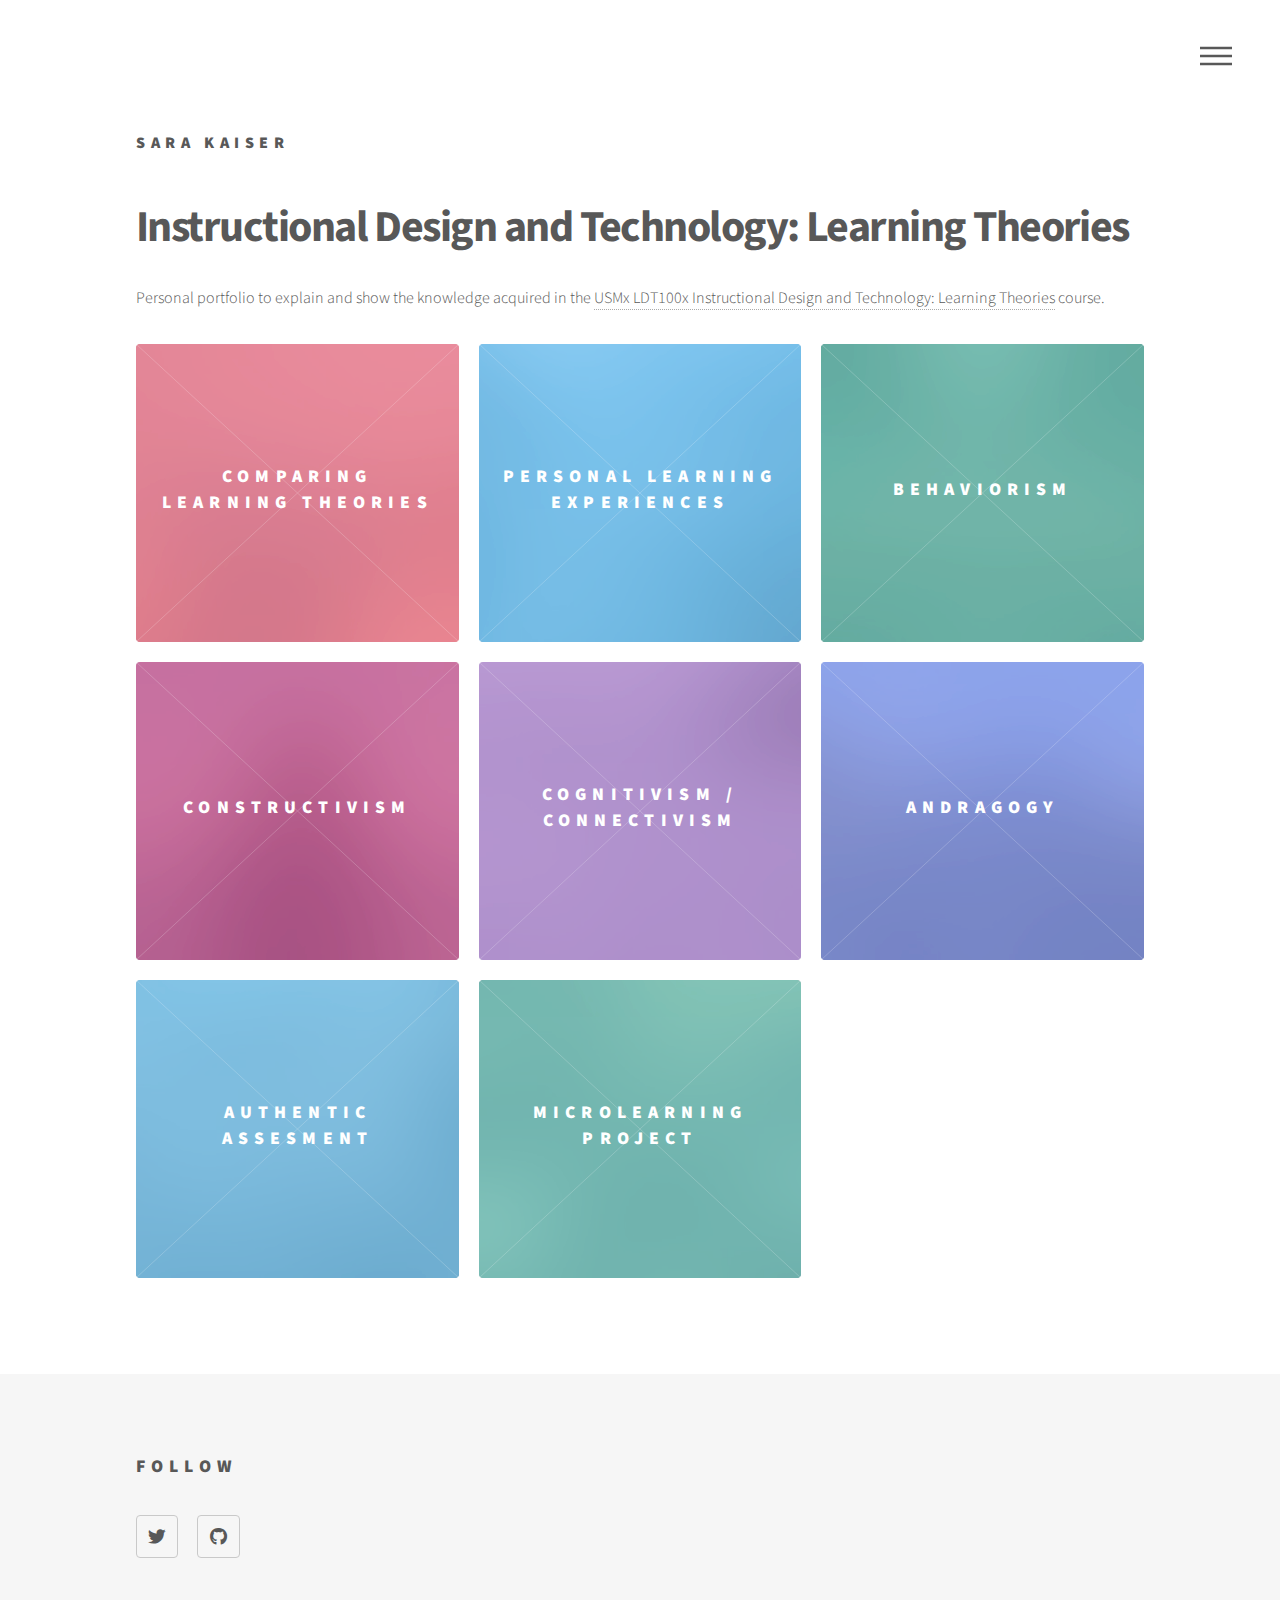
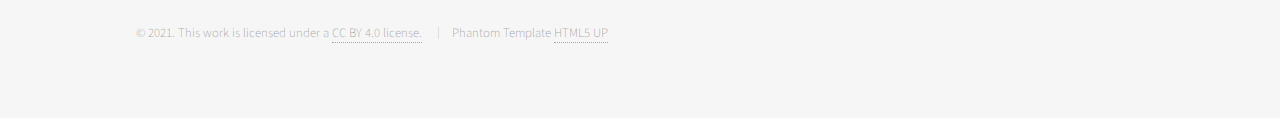
<file: index.html>
<!DOCTYPE HTML>
<html>

<head>
	<title>Instructional Design</title>
	<meta charset="utf-8" />
	<meta name="viewport" content="width=device-width, initial-scale=1, user-scalable=no" />
	<link rel="stylesheet" href="assets/css/main.css" />
	<noscript>
		<link rel="stylesheet" href="assets/css/noscript.css" />
	</noscript>
</head>

<body class="is-preload">
	<!-- Wrapper -->
	<div id="wrapper">

		<!-- Header -->
		<header id="header">
			<div class="inner">

				<!-- Logo -->
				<a href="index.html" class="logo">
					<span class="title">Sara Kaiser</span>
				</a>

				<!-- Nav -->
				<nav>
					<ul>
						<li><a href="#menu">Menu</a></li>
					</ul>
				</nav>

			</div>
		</header>

		<!-- Menu -->
		<nav id="menu">
			<h2>Menu</h2>
			<ul>
				<li><a href="index.html">Home</a></li>
				<li><a href="1-comparing.html">Comparing Learning Theories</a></li>
				<li><a href="2-personal.html">Personal Learning Experiences</a></li>
				<li><a href="3-behaviorism.html">Personal Learning Experiences</a></li>
			</ul>
		</nav>

		<!-- Main -->
		<div id="main">
			<div class="inner">
				<header>
					<h1>Instructional Design and Technology: Learning Theories</a></h1>
					<p>Personal portfolio to explain and show the knowledge acquired in the <a
							href="https://www.edx.org/course/instructional-design-and-technology-learning-the-2">USMx
							LDT100x Instructional Design and Technology: Learning Theories</a> course.</p>
				</header>
				<section class="tiles">
					<article class="style1">
						<span class="image">
							<img src="images/pic01.jpg" alt="" />
						</span>
						<a href="1-comparing.html">
							<h2>Comparing Learning Theories</h2>
							<div class="content">
								<p>Similarities and differences among all learning theories.</p>
							</div>
						</a>
					</article>
					<article class="style2">
						<span class="image">
							<img src="images/pic02.jpg" alt="" />
						</span>
						<a href="2-personal.html">
							<h2>Personal Learning Experiences</h2>
							<div class="content">
								<p>Three personal learning experiences.</p>
							</div>
						</a>
					</article>
					<article class="style3">
						<span class="image">
							<img src="images/pic03.jpg" alt="" />
						</span>
						<a href="3-behaviorism.html">
							<h2>Behaviorism</h2>
							<div class="content">
								<p>Overview of the Behaviorism learning theory.</p>
							</div>
						</a>
					</article>
					<article class="style4">
						<span class="image">
							<img src="images/pic04.jpg" alt="" />
						</span>
						<a href="generic.html">
							<h2>Constructivism</h2>
							<div class="content">
								<p>Overview of the Constructivism learning theory.</p>
							</div>
						</a>
					</article>
					<article class="style5">
						<span class="image">
							<img src="images/pic05.jpg" alt="" />
						</span>
						<a href="generic.html">
							<h2>Cognitivism / Connectivism</h2>
							<div class="content">
								<p>Overview of the Cognitivism / Connectivism learning theory.</p>
							</div>
						</a>
					</article>
					<article class="style6">
						<span class="image">
							<img src="images/pic06.jpg" alt="" />
						</span>
						<a href="generic.html">
							<h2>Andragogy</h2>
							<div class="content">
								<p>Overview of the Andragogy learning theory.</p>
							</div>
						</a>
					</article>
					<article class="style2">
						<span class="image">
							<img src="images/pic07.jpg" alt="" />
						</span>
						<a href="generic.html">
							<h2>Authentic Assesment</h2>
							<div class="content">
								<p>Authentic assesment of a learning scenario.</p>
							</div>
						</a>
					</article>
					<article class="style3">
						<span class="image">
							<img src="images/pic08.jpg" alt="" />
						</span>
						<a href="generic.html">
							<h2>MicroLearning Project</h2>
							<div class="content">
								<p>Final product and overview of the project.</p>
							</div>
						</a>
					</article>

				</section>
			</div>
		</div>

		<!-- Footer -->
		<footer id="footer">
			<div class="inner">
				<section>
					<h2>Follow</h2>
					<ul class="icons">
						<li><a href="https://twitter.com/sakaiser" class="icon brands style2 fa-twitter"><span class="label">Twitter</span></a>
						</li>
						<li><a href="https://github.com/skais" class="icon brands style2 fa-github"><span class="label">GitHub</span></a></li>
					</ul>
				</section>
				<ul class="copyright">
					<li>&copy; 2021. This work is licensed under a <a
							href="https://creativecommons.org/licenses/by/4.0">CC BY 4.0 license.</a></li>
					<li>Phantom Template <a href="http://html5up.net">HTML5 UP</a></li>
				</ul>
			</div>
		</footer>
	</div>

	<!-- Scripts -->
	<script src="assets/js/jquery.min.js"></script>
	<script src="assets/js/browser.min.js"></script>
	<script src="assets/js/breakpoints.min.js"></script>
	<script src="assets/js/util.js"></script>
	<script src="assets/js/main.js"></script>

</body>

</html>
</file>
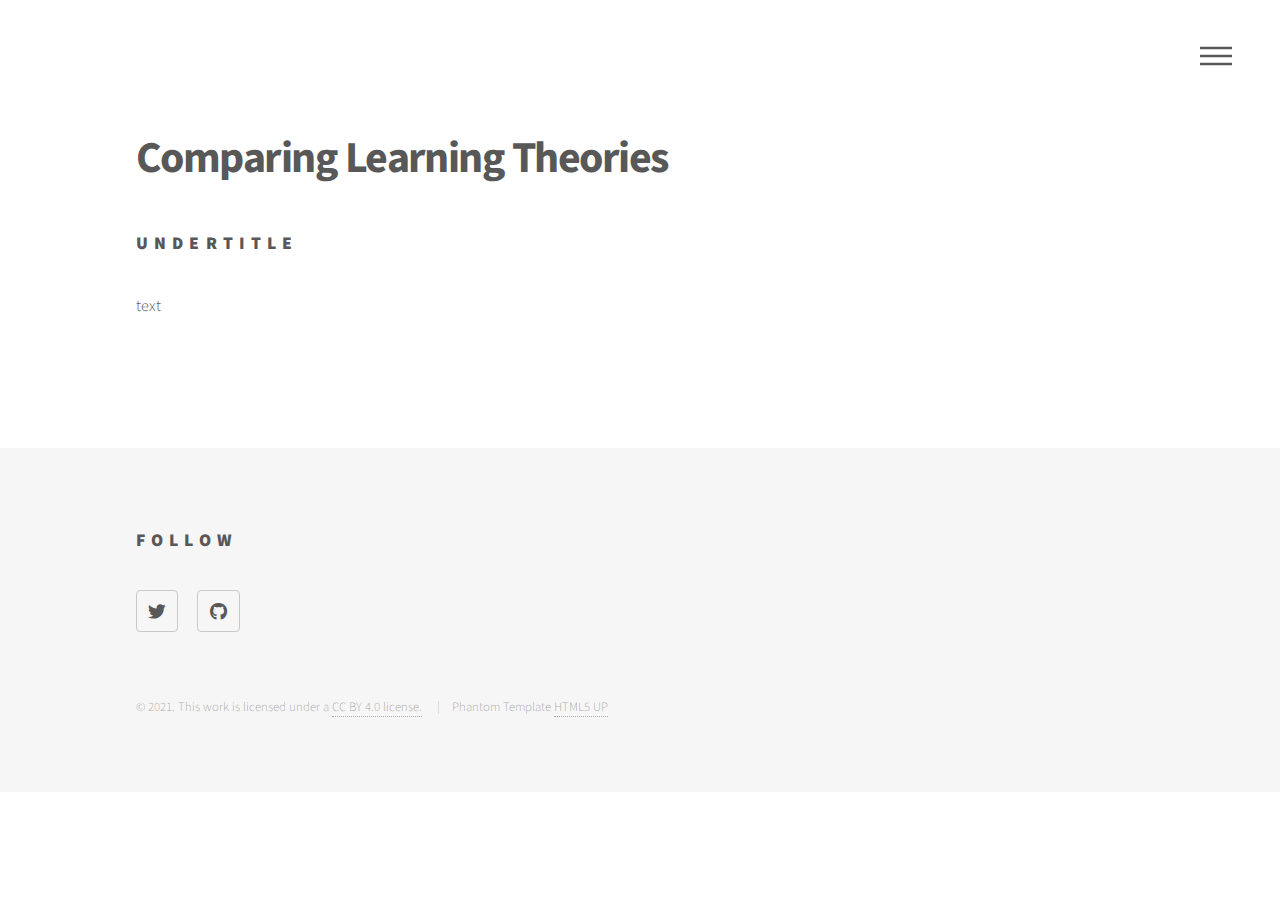
<file: 1-comparing.html>
<!DOCTYPE HTML>
<html>

<head>
	<title>Learning Design - Comparing Theories</title>
	<meta charset="utf-8" />
	<meta name="viewport" content="width=device-width, initial-scale=1, user-scalable=no" />
	<link rel="stylesheet" href="assets/css/main.css" />
	<noscript>
		<link rel="stylesheet" href="assets/css/noscript.css" />
	</noscript>
</head>

<body class="is-preload">
	<!-- Wrapper -->
	<div id="wrapper">

		<!-- Header -->
		<header id="header">
			<div class="inner">

				<!-- Nav -->
				<nav>
					<ul>
						<li><a href="#menu">Menu</a></li>
					</ul>
				</nav>

			</div>
		</header>

		<!-- Menu -->
		<nav id="menu">
			<h2>Menu</h2>
			<ul>
				<li><a href="index.html">Home</a></li>
				<li><a href="1-comparing.html">Ipsum veroeros</a></li>
			</ul>
		</nav>

		<!-- Main -->
		<div id="main">
			<div class="inner">
				<h1>Comparing Learning Theories</h1>
				<h2>Undertitle</h2>
				<p>text</p>

			</div>
		</div>

		<!-- Footer -->
		<footer id="footer">
			<div class="inner">
				<section>
					<h2>Follow</h2>
					<ul class="icons">
						<li><a href="https://twitter.com/sakaiser" class="icon brands style2 fa-twitter"><span
									class="label">Twitter</span></a>
						</li>
						<li><a href="https://github.com/skais" class="icon brands style2 fa-github"><span
									class="label">GitHub</span></a></li>
					</ul>
				</section>
				<ul class="copyright">
					<li>&copy; 2021. This work is licensed under a <a
							href="https://creativecommons.org/licenses/by/4.0">CC BY 4.0 license.</a></li>
					<li>Phantom Template <a href="http://html5up.net">HTML5 UP</a></li>
				</ul>
			</div>
		</footer>
	</div>

	<!-- Scripts -->
	<script src="assets/js/jquery.min.js"></script>
	<script src="assets/js/browser.min.js"></script>
	<script src="assets/js/breakpoints.min.js"></script>
	<script src="assets/js/util.js"></script>
	<script src="assets/js/main.js"></script>

</body>

</html>
</file>
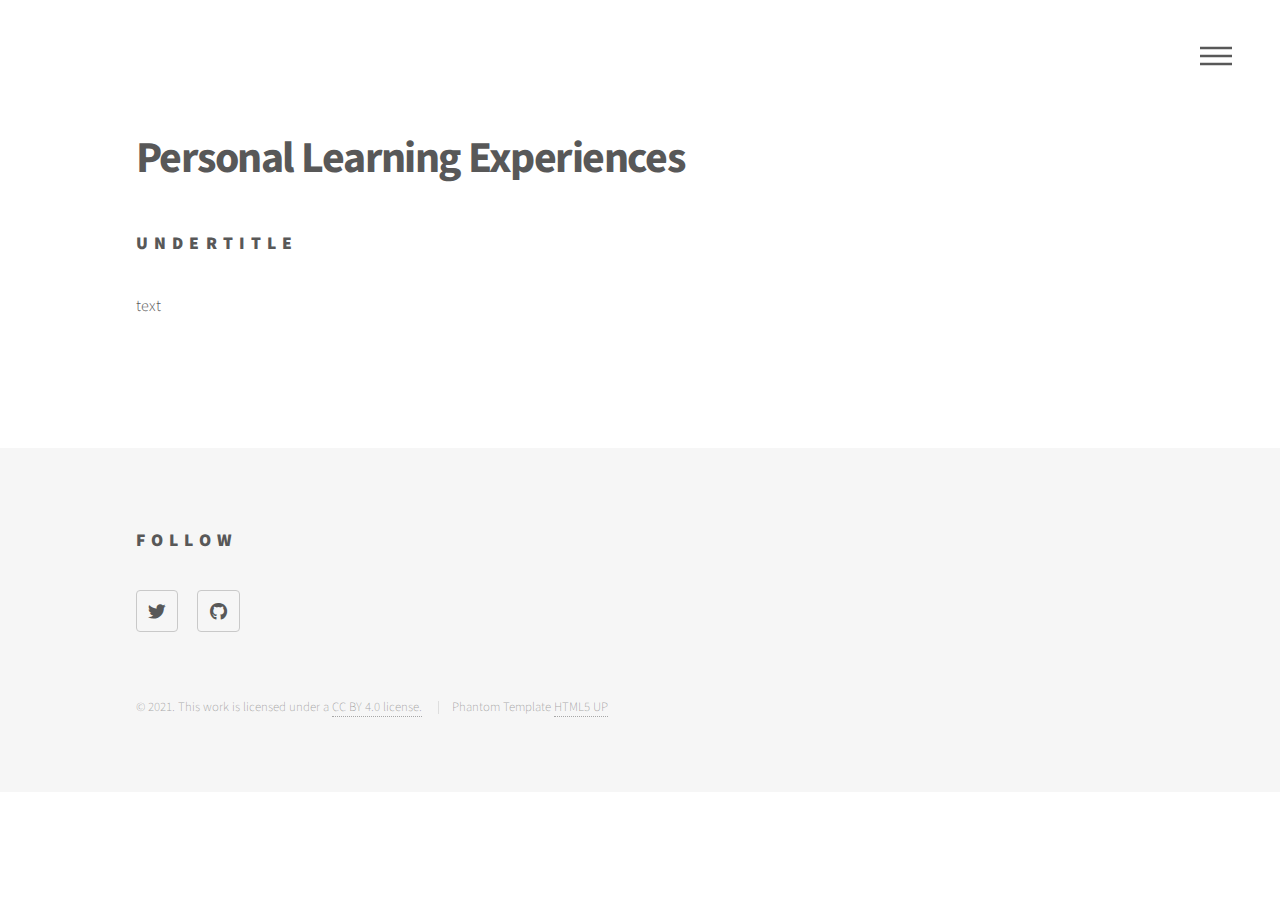
<file: 2-personal.html>
<!DOCTYPE HTML>
<html>

<head>
	<title>Learning Design - Comparing Theories</title>
	<meta charset="utf-8" />
	<meta name="viewport" content="width=device-width, initial-scale=1, user-scalable=no" />
	<link rel="stylesheet" href="assets/css/main.css" />
	<noscript>
		<link rel="stylesheet" href="assets/css/noscript.css" />
	</noscript>
</head>

<body class="is-preload">
	<!-- Wrapper -->
	<div id="wrapper">

		<!-- Header -->
		<header id="header">
			<div class="inner">

				<!-- Nav -->
				<nav>
					<ul>
						<li><a href="#menu">Menu</a></li>
					</ul>
				</nav>

			</div>
		</header>

		<!-- Menu -->
		<nav id="menu">
			<h2>Menu</h2>
			<ul>
				<li><a href="index.html">Home</a></li>
				<li><a href="1-comparing.html">Ipsum veroeros</a></li>
			</ul>
		</nav>

		<!-- Main -->
		<div id="main">
			<div class="inner">
				<h1>Personal Learning Experiences</h1>
				<h2>Undertitle</h2>
				<p>text</p>

			</div>
		</div>

		<!-- Footer -->
		<footer id="footer">
			<div class="inner">
				<section>
					<h2>Follow</h2>
					<ul class="icons">
						<li><a href="https://twitter.com/sakaiser" class="icon brands style2 fa-twitter"><span
									class="label">Twitter</span></a>
						</li>
						<li><a href="https://github.com/skais" class="icon brands style2 fa-github"><span
									class="label">GitHub</span></a></li>
					</ul>
				</section>
				<ul class="copyright">
					<li>&copy; 2021. This work is licensed under a <a
							href="https://creativecommons.org/licenses/by/4.0">CC BY 4.0 license.</a></li>
					<li>Phantom Template <a href="http://html5up.net">HTML5 UP</a></li>
				</ul>
			</div>
		</footer>
	</div>

	<!-- Scripts -->
	<script src="assets/js/jquery.min.js"></script>
	<script src="assets/js/browser.min.js"></script>
	<script src="assets/js/breakpoints.min.js"></script>
	<script src="assets/js/util.js"></script>
	<script src="assets/js/main.js"></script>

</body>

</html>
</file>
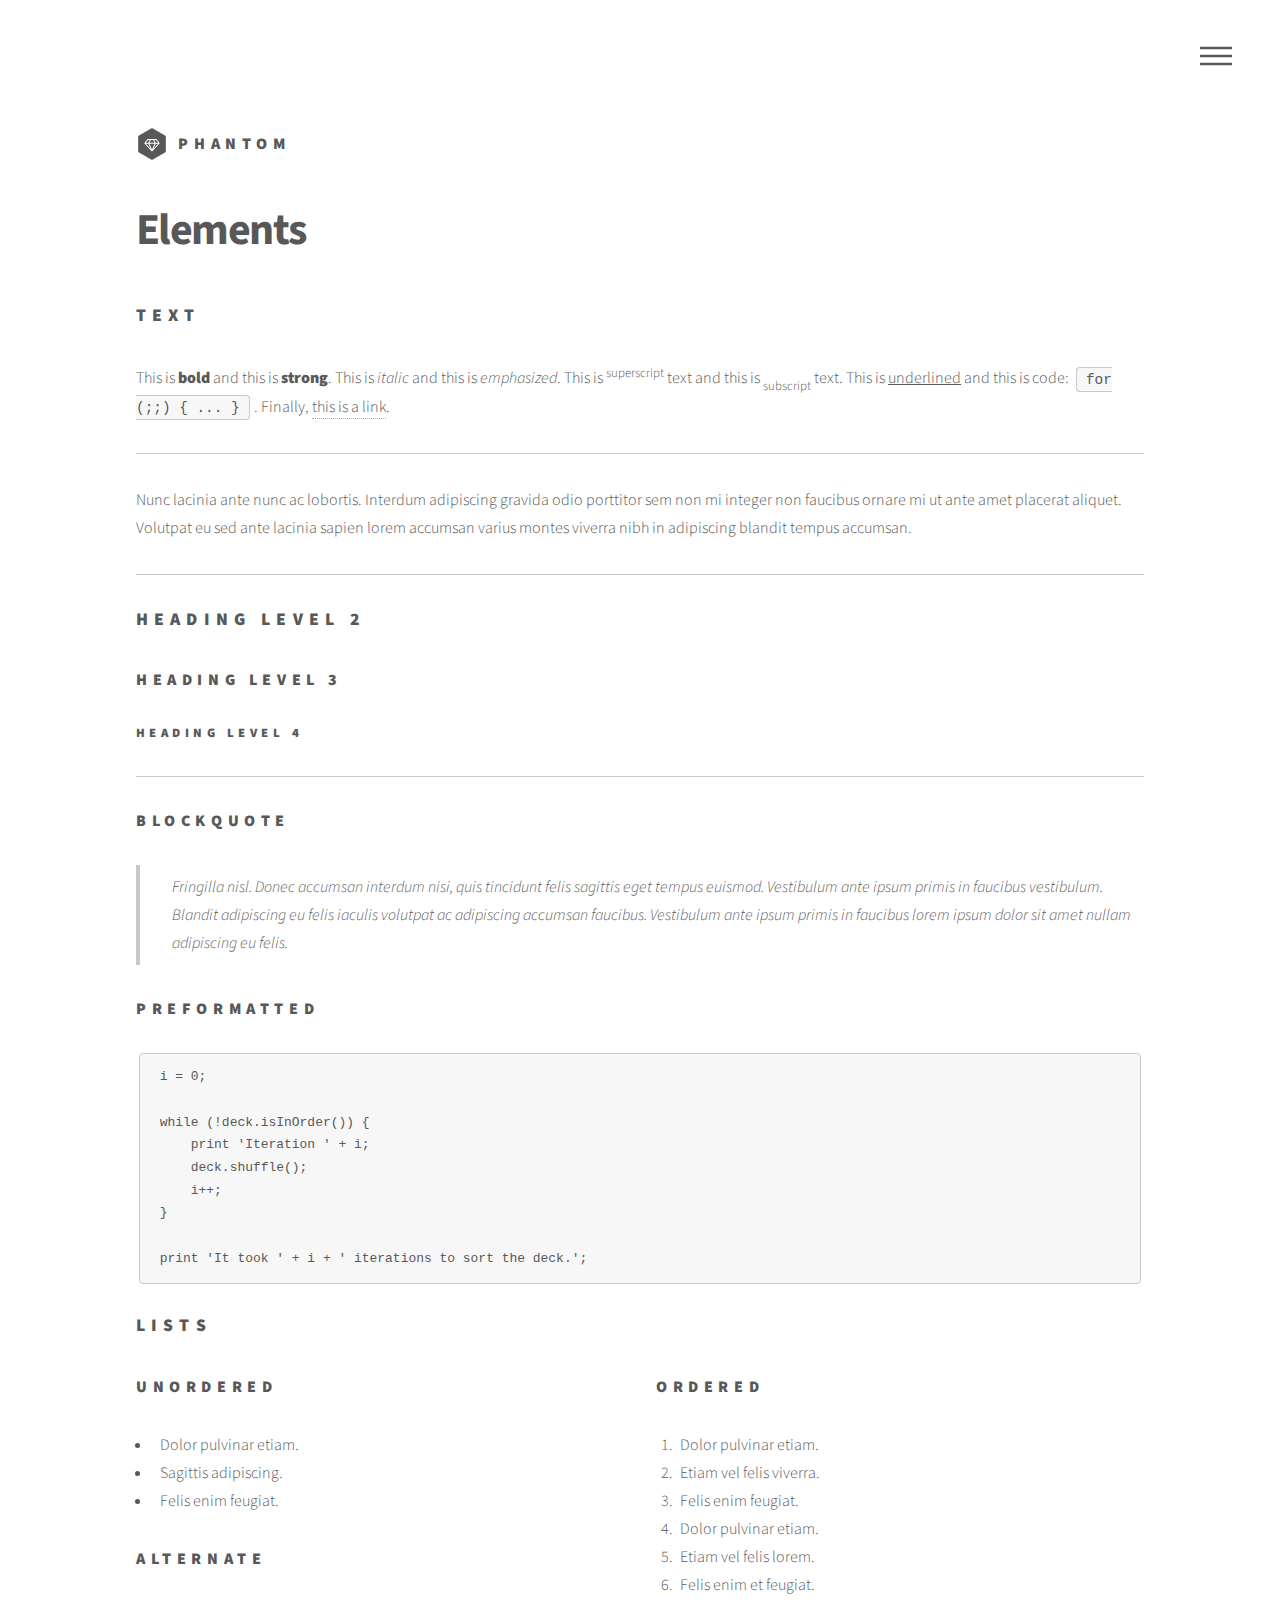
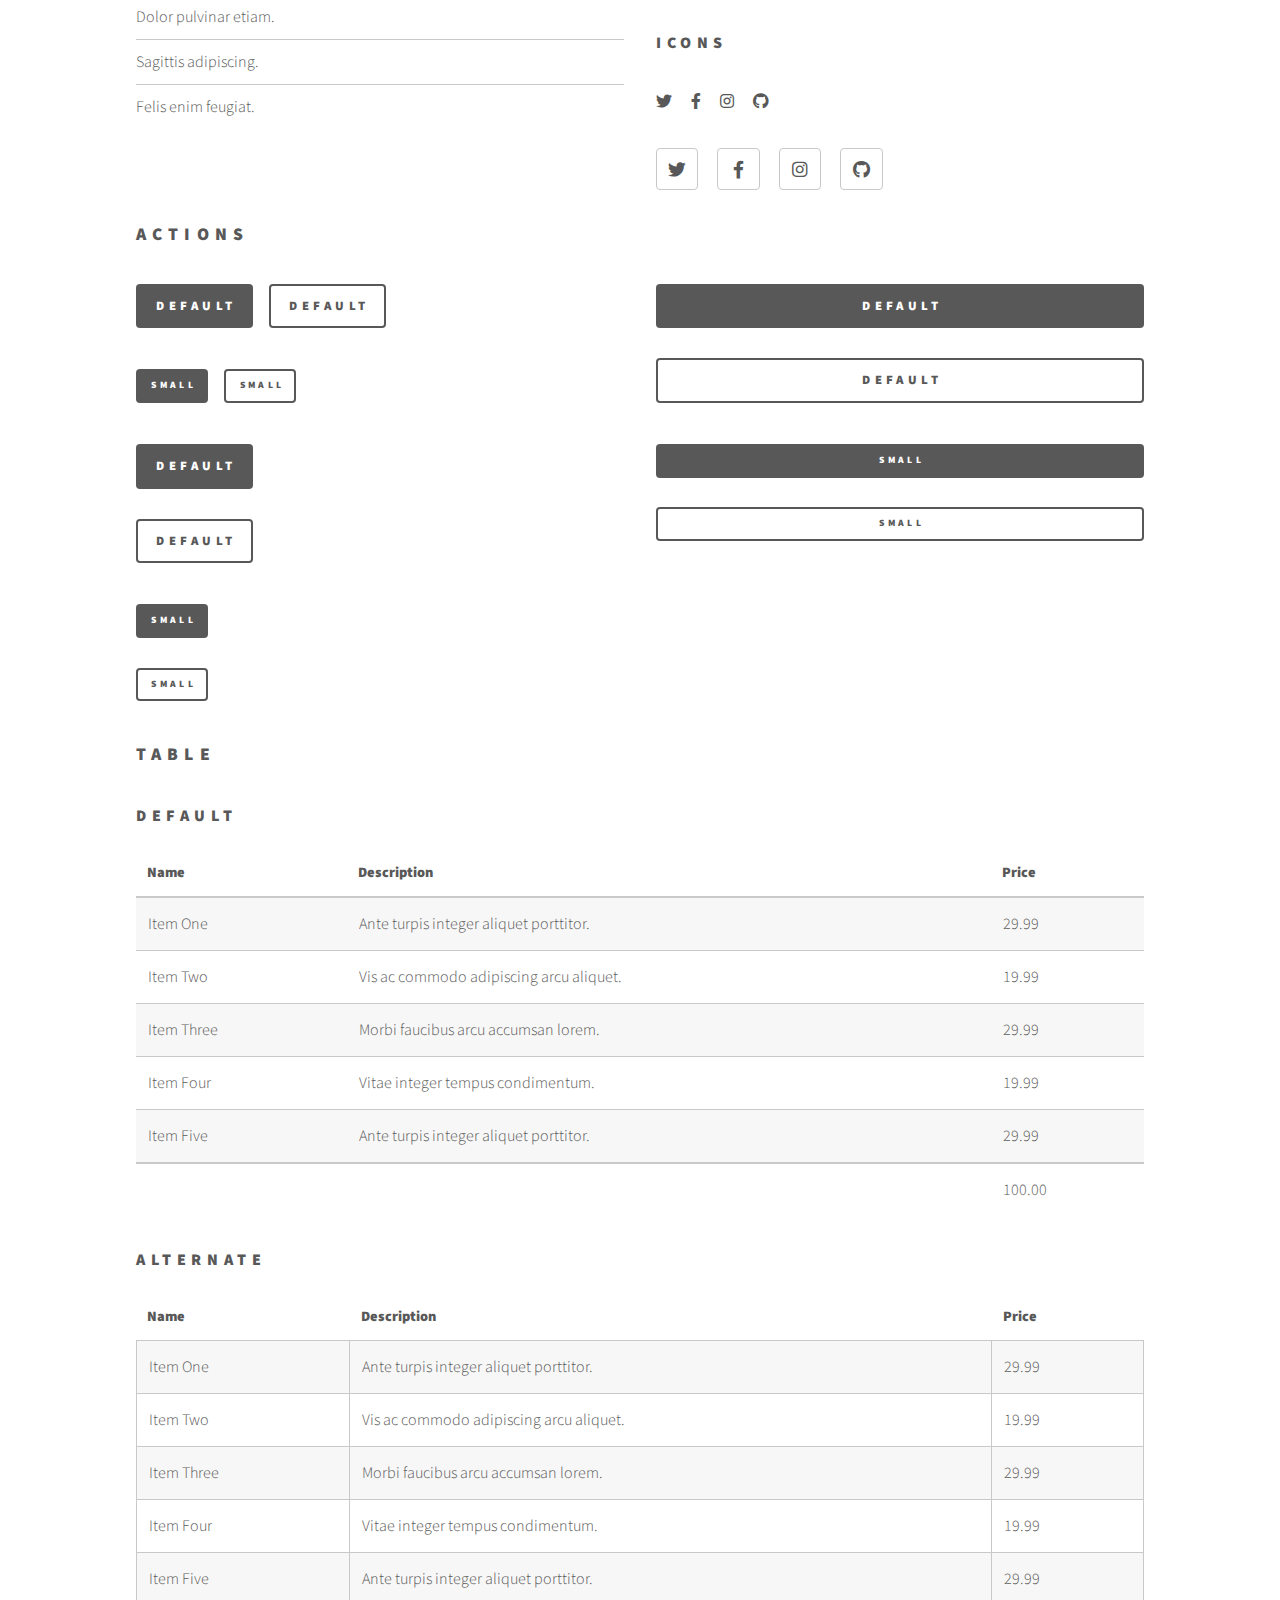
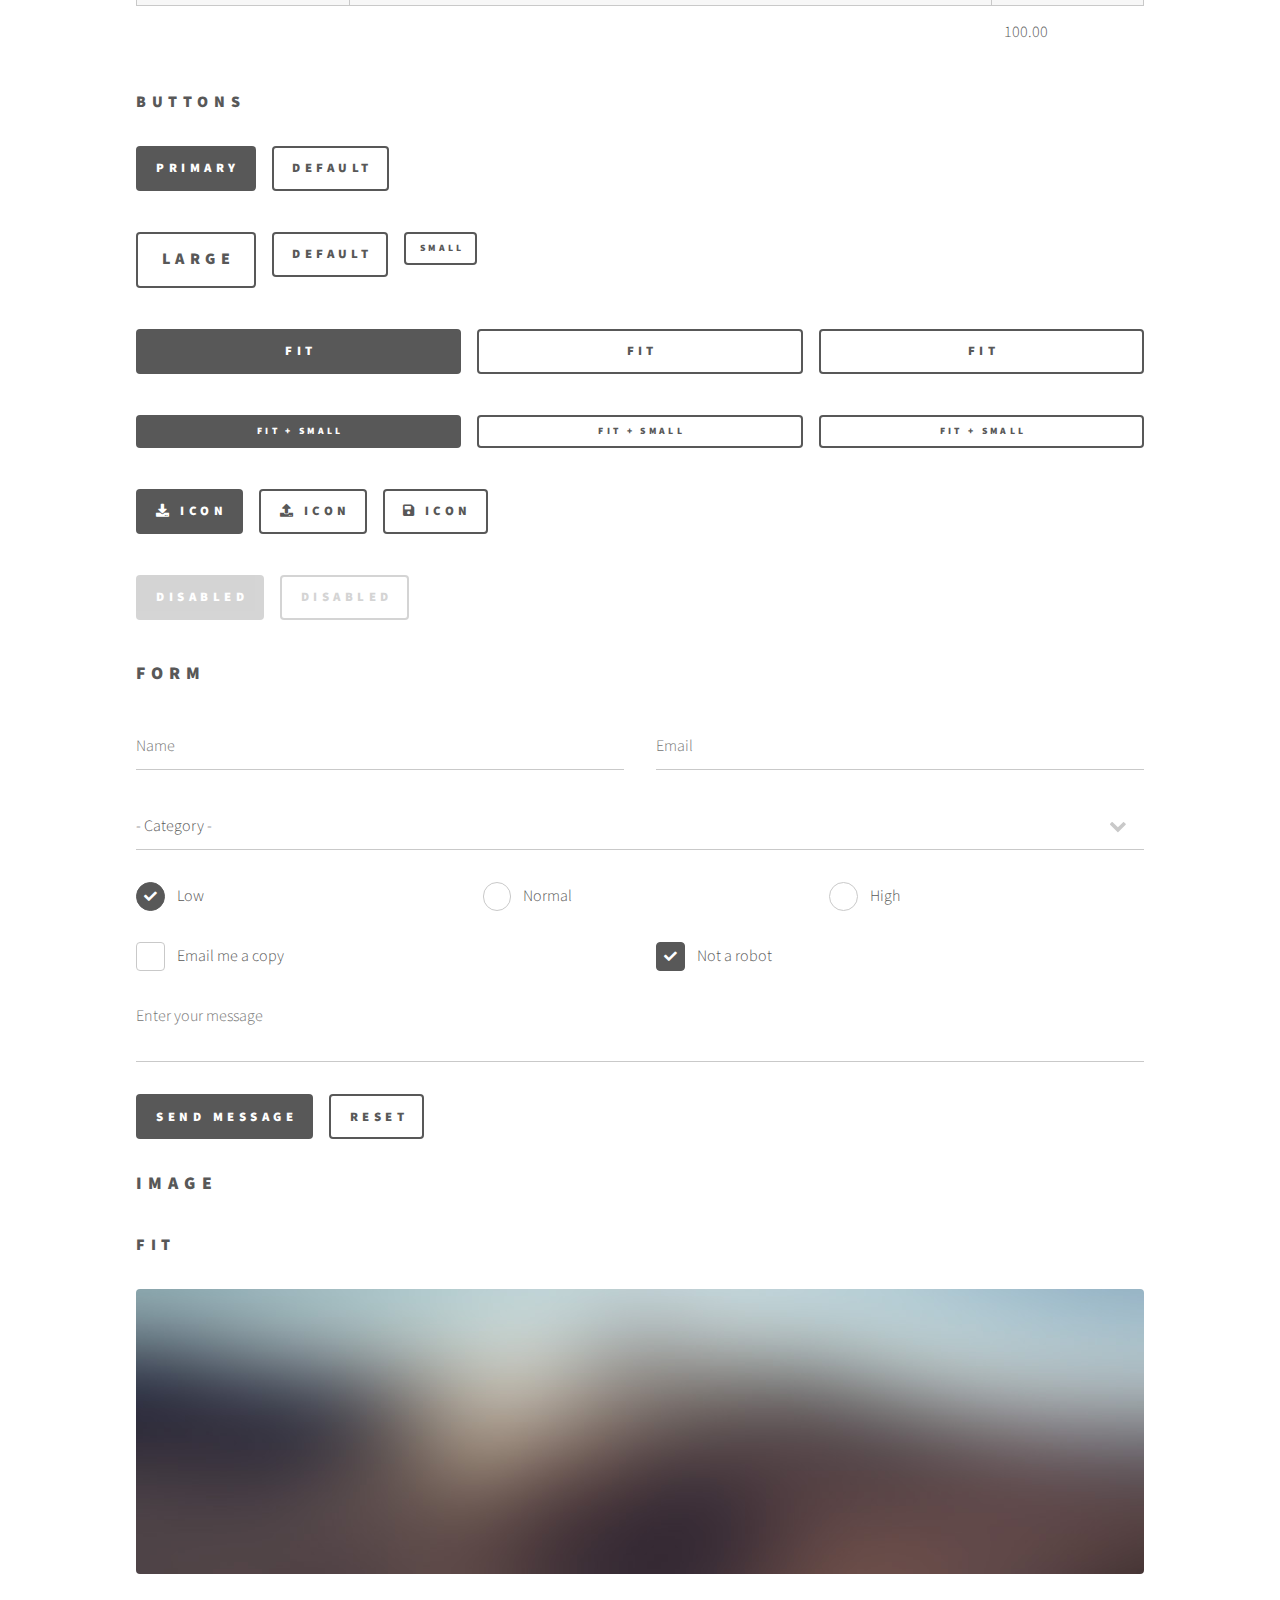
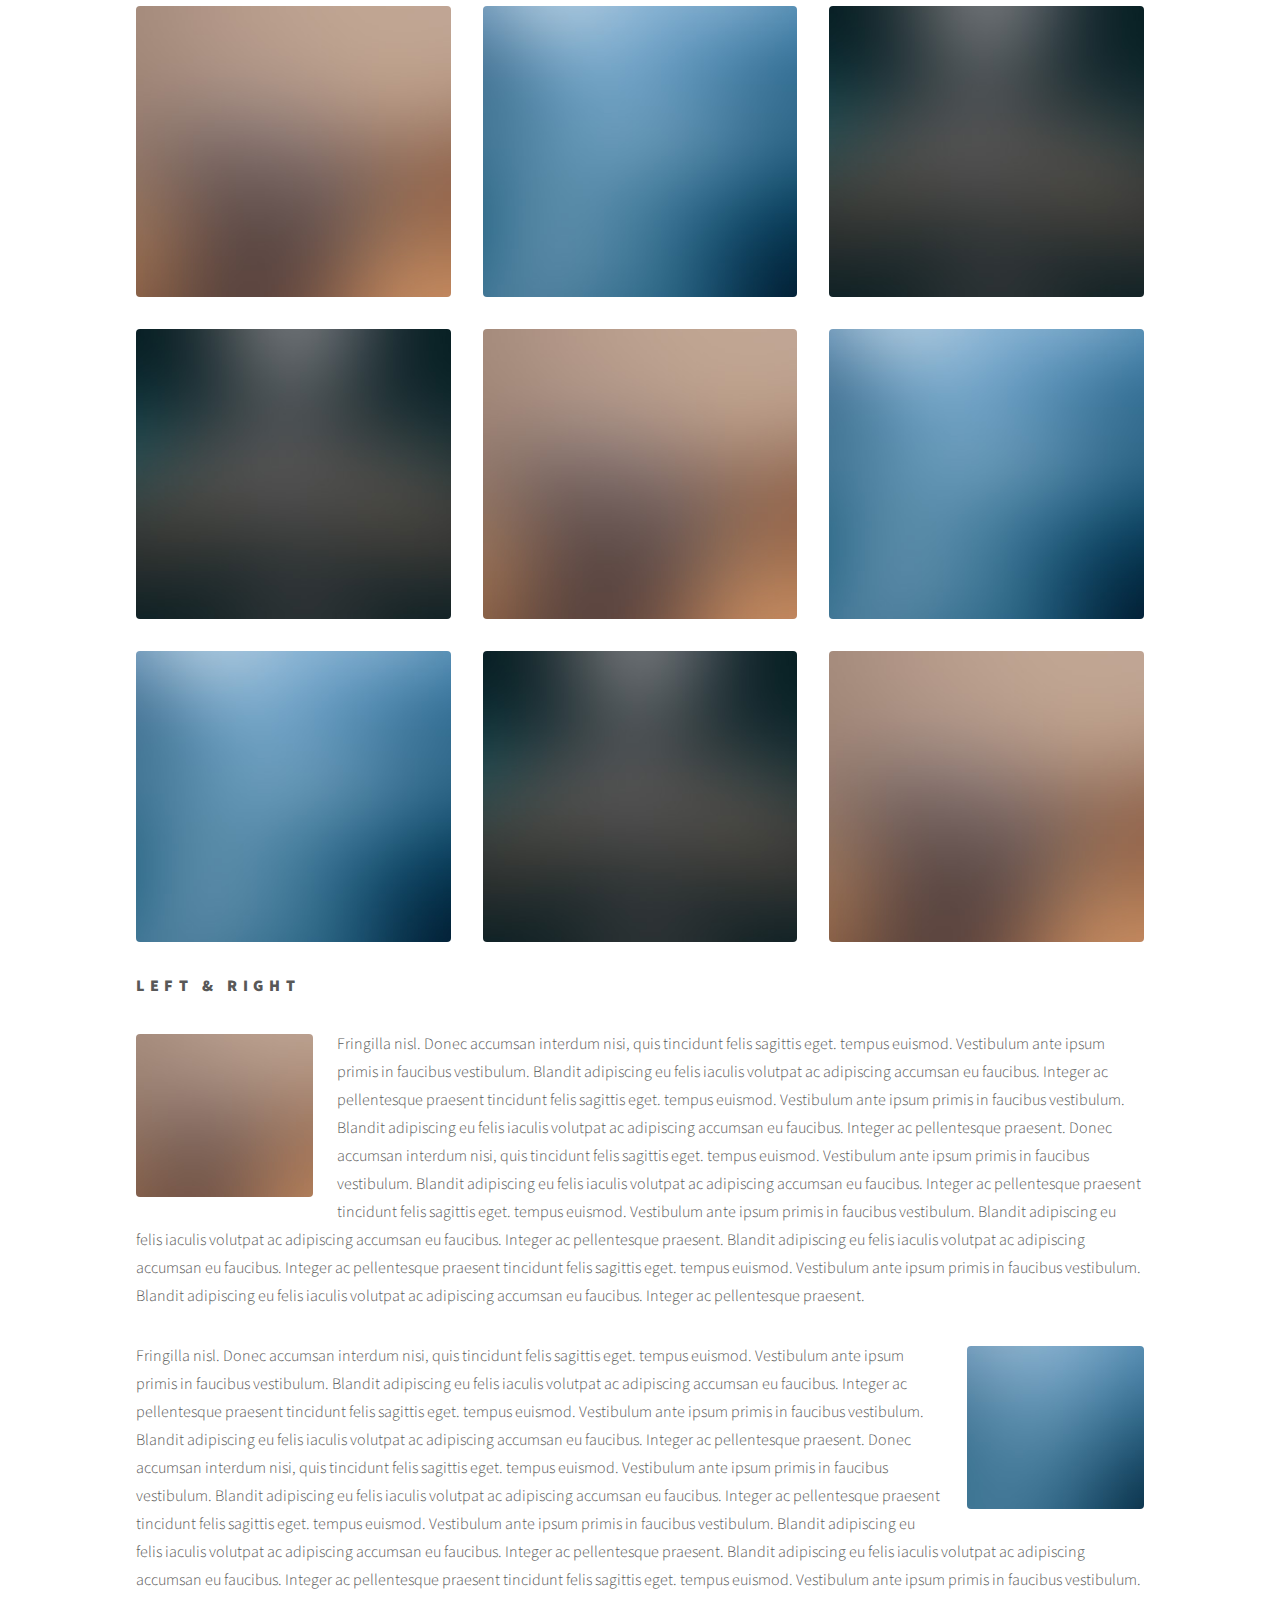
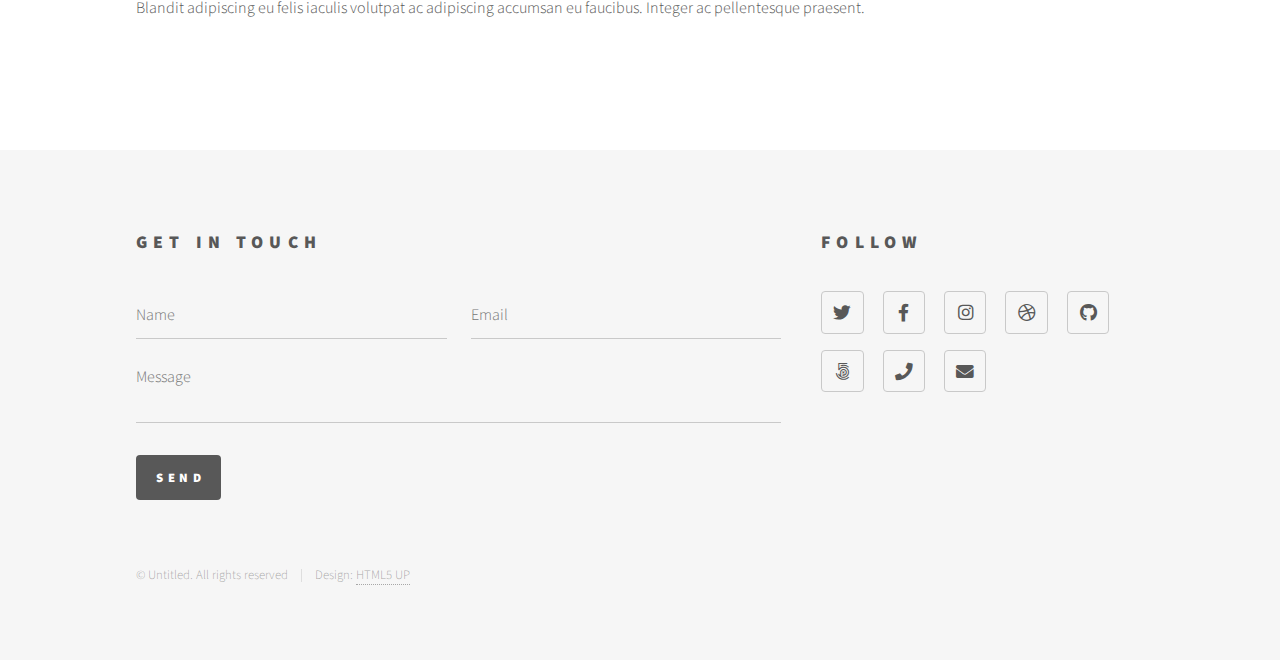
<file: elements.html>
<!DOCTYPE HTML>
<!--
	Phantom by HTML5 UP
	html5up.net | @ajlkn
	Free for personal and commercial use under the CCA 3.0 license (html5up.net/license)
-->
<html>
	<head>
		<title>Elements - Phantom by HTML5 UP</title>
		<meta charset="utf-8" />
		<meta name="viewport" content="width=device-width, initial-scale=1, user-scalable=no" />
		<link rel="stylesheet" href="assets/css/main.css" />
		<noscript><link rel="stylesheet" href="assets/css/noscript.css" /></noscript>
	</head>
	<body class="is-preload">
		<!-- Wrapper -->
			<div id="wrapper">

				<!-- Header -->
					<header id="header">
						<div class="inner">

							<!-- Logo -->
								<a href="index.html" class="logo">
									<span class="symbol"><img src="images/logo.svg" alt="" /></span><span class="title">Phantom</span>
								</a>

							<!-- Nav -->
								<nav>
									<ul>
										<li><a href="#menu">Menu</a></li>
									</ul>
								</nav>

						</div>
					</header>

				<!-- Menu -->
					<nav id="menu">
						<h2>Menu</h2>
						<ul>
							<li><a href="index.html">Home</a></li>
							<li><a href="generic.html">Ipsum veroeros</a></li>
							<li><a href="generic.html">Tempus etiam</a></li>
							<li><a href="generic.html">Consequat dolor</a></li>
							<li><a href="elements.html">Elements</a></li>
						</ul>
					</nav>

				<!-- Main -->
					<div id="main">
						<div class="inner">
							<h1>Elements</h1>

							<!-- Text -->
								<section>
									<h2>Text</h2>
									<p>This is <b>bold</b> and this is <strong>strong</strong>. This is <i>italic</i> and this is <em>emphasized</em>.
									This is <sup>superscript</sup> text and this is <sub>subscript</sub> text.
									This is <u>underlined</u> and this is code: <code>for (;;) { ... }</code>. Finally, <a href="#">this is a link</a>.</p>
									<hr />
									<p>Nunc lacinia ante nunc ac lobortis. Interdum adipiscing gravida odio porttitor sem non mi integer non faucibus ornare mi ut ante amet placerat aliquet. Volutpat eu sed ante lacinia sapien lorem accumsan varius montes viverra nibh in adipiscing blandit tempus accumsan.</p>
									<hr />
									<h2>Heading Level 2</h2>
									<h3>Heading Level 3</h3>
									<h4>Heading Level 4</h4>
									<hr />
									<h3>Blockquote</h3>
									<blockquote>Fringilla nisl. Donec accumsan interdum nisi, quis tincidunt felis sagittis eget tempus euismod. Vestibulum ante ipsum primis in faucibus vestibulum. Blandit adipiscing eu felis iaculis volutpat ac adipiscing accumsan faucibus. Vestibulum ante ipsum primis in faucibus lorem ipsum dolor sit amet nullam adipiscing eu felis.</blockquote>
									<h3>Preformatted</h3>
									<pre><code>i = 0;

while (!deck.isInOrder()) {
    print 'Iteration ' + i;
    deck.shuffle();
    i++;
}

print 'It took ' + i + ' iterations to sort the deck.';</code></pre>
								</section>

							<!-- Lists -->
								<section>
									<h2>Lists</h2>
									<div class="row">
										<div class="col-6 col-12-medium">
											<h3>Unordered</h3>
											<ul>
												<li>Dolor pulvinar etiam.</li>
												<li>Sagittis adipiscing.</li>
												<li>Felis enim feugiat.</li>
											</ul>
											<h3>Alternate</h3>
											<ul class="alt">
												<li>Dolor pulvinar etiam.</li>
												<li>Sagittis adipiscing.</li>
												<li>Felis enim feugiat.</li>
											</ul>
										</div>
										<div class="col-6 col-12-medium">
											<h3>Ordered</h3>
											<ol>
												<li>Dolor pulvinar etiam.</li>
												<li>Etiam vel felis viverra.</li>
												<li>Felis enim feugiat.</li>
												<li>Dolor pulvinar etiam.</li>
												<li>Etiam vel felis lorem.</li>
												<li>Felis enim et feugiat.</li>
											</ol>
											<h3>Icons</h3>
											<ul class="icons">
												<li><a href="#" class="icon brands style1 fa-twitter"><span class="label">Twitter</span></a></li>
												<li><a href="#" class="icon brands style1 fa-facebook-f"><span class="label">Facebook</span></a></li>
												<li><a href="#" class="icon brands style1 fa-instagram"><span class="label">Instagram</span></a></li>
												<li><a href="#" class="icon brands style1 fa-github"><span class="label">Github</span></a></li>
											</ul>
											<ul class="icons">
												<li><a href="#" class="icon brands style2 fa-twitter"><span class="label">Twitter</span></a></li>
												<li><a href="#" class="icon brands style2 fa-facebook-f"><span class="label">Facebook</span></a></li>
												<li><a href="#" class="icon brands style2 fa-instagram"><span class="label">Instagram</span></a></li>
												<li><a href="#" class="icon brands style2 fa-github"><span class="label">Github</span></a></li>
											</ul>
										</div>
									</div>
									<h2>Actions</h2>
									<div class="row">
										<div class="col-6 col-12-medium">
											<ul class="actions">
												<li><a href="#" class="button primary">Default</a></li>
												<li><a href="#" class="button">Default</a></li>
											</ul>
											<ul class="actions small">
												<li><a href="#" class="button primary small">Small</a></li>
												<li><a href="#" class="button small">Small</a></li>
											</ul>
											<ul class="actions stacked">
												<li><a href="#" class="button primary">Default</a></li>
												<li><a href="#" class="button">Default</a></li>
											</ul>
											<ul class="actions stacked">
												<li><a href="#" class="button primary small">Small</a></li>
												<li><a href="#" class="button small">Small</a></li>
											</ul>
										</div>
										<div class="col-6 col-12-medium">
											<ul class="actions stacked">
												<li><a href="#" class="button primary fit">Default</a></li>
												<li><a href="#" class="button fit">Default</a></li>
											</ul>
											<ul class="actions stacked">
												<li><a href="#" class="button primary small fit">Small</a></li>
												<li><a href="#" class="button small fit">Small</a></li>
											</ul>
										</div>
									</div>
								</section>

							<!-- Table -->
								<section>
									<h2>Table</h2>
									<h3>Default</h3>
									<div class="table-wrapper">
										<table>
											<thead>
												<tr>
													<th>Name</th>
													<th>Description</th>
													<th>Price</th>
												</tr>
											</thead>
											<tbody>
												<tr>
													<td>Item One</td>
													<td>Ante turpis integer aliquet porttitor.</td>
													<td>29.99</td>
												</tr>
												<tr>
													<td>Item Two</td>
													<td>Vis ac commodo adipiscing arcu aliquet.</td>
													<td>19.99</td>
												</tr>
												<tr>
													<td>Item Three</td>
													<td> Morbi faucibus arcu accumsan lorem.</td>
													<td>29.99</td>
												</tr>
												<tr>
													<td>Item Four</td>
													<td>Vitae integer tempus condimentum.</td>
													<td>19.99</td>
												</tr>
												<tr>
													<td>Item Five</td>
													<td>Ante turpis integer aliquet porttitor.</td>
													<td>29.99</td>
												</tr>
											</tbody>
											<tfoot>
												<tr>
													<td colspan="2"></td>
													<td>100.00</td>
												</tr>
											</tfoot>
										</table>
									</div>

									<h3>Alternate</h3>
									<div class="table-wrapper">
										<table class="alt">
											<thead>
												<tr>
													<th>Name</th>
													<th>Description</th>
													<th>Price</th>
												</tr>
											</thead>
											<tbody>
												<tr>
													<td>Item One</td>
													<td>Ante turpis integer aliquet porttitor.</td>
													<td>29.99</td>
												</tr>
												<tr>
													<td>Item Two</td>
													<td>Vis ac commodo adipiscing arcu aliquet.</td>
													<td>19.99</td>
												</tr>
												<tr>
													<td>Item Three</td>
													<td> Morbi faucibus arcu accumsan lorem.</td>
													<td>29.99</td>
												</tr>
												<tr>
													<td>Item Four</td>
													<td>Vitae integer tempus condimentum.</td>
													<td>19.99</td>
												</tr>
												<tr>
													<td>Item Five</td>
													<td>Ante turpis integer aliquet porttitor.</td>
													<td>29.99</td>
												</tr>
											</tbody>
											<tfoot>
												<tr>
													<td colspan="2"></td>
													<td>100.00</td>
												</tr>
											</tfoot>
										</table>
									</div>
								</section>

							<!-- Buttons -->
								<section>
									<h3>Buttons</h3>
									<ul class="actions">
										<li><a href="#" class="button primary">Primary</a></li>
										<li><a href="#" class="button">Default</a></li>
									</ul>
									<ul class="actions">
										<li><a href="#" class="button large">Large</a></li>
										<li><a href="#" class="button">Default</a></li>
										<li><a href="#" class="button small">Small</a></li>
									</ul>
									<ul class="actions fit">
										<li><a href="#" class="button primary fit">Fit</a></li>
										<li><a href="#" class="button fit">Fit</a></li>
										<li><a href="#" class="button fit">Fit</a></li>
									</ul>
									<ul class="actions fit small">
										<li><a href="#" class="button primary fit small">Fit + Small</a></li>
										<li><a href="#" class="button fit small">Fit + Small</a></li>
										<li><a href="#" class="button fit small">Fit + Small</a></li>
									</ul>
									<ul class="actions">
										<li><a href="#" class="button primary icon solid fa-download">Icon</a></li>
										<li><a href="#" class="button icon solid fa-upload">Icon</a></li>
										<li><a href="#" class="button icon solid fa-save">Icon</a></li>
									</ul>
									<ul class="actions">
										<li><span class="button primary disabled">Disabled</span></li>
										<li><span class="button disabled">Disabled</span></li>
									</ul>
								</section>

							<!-- Form -->
								<section>
									<h2>Form</h2>
									<form method="post" action="#">
										<div class="row gtr-uniform">
											<div class="col-6 col-12-xsmall">
												<input type="text" name="demo-name" id="demo-name" value="" placeholder="Name" />
											</div>
											<div class="col-6 col-12-xsmall">
												<input type="email" name="demo-email" id="demo-email" value="" placeholder="Email" />
											</div>
											<div class="col-12">
												<select name="demo-category" id="demo-category">
													<option value="">- Category -</option>
													<option value="1">Manufacturing</option>
													<option value="1">Shipping</option>
													<option value="1">Administration</option>
													<option value="1">Human Resources</option>
												</select>
											</div>
											<div class="col-4 col-12-small">
												<input type="radio" id="demo-priority-low" name="demo-priority" checked>
												<label for="demo-priority-low">Low</label>
											</div>
											<div class="col-4 col-12-small">
												<input type="radio" id="demo-priority-normal" name="demo-priority">
												<label for="demo-priority-normal">Normal</label>
											</div>
											<div class="col-4 col-12-small">
												<input type="radio" id="demo-priority-high" name="demo-priority">
												<label for="demo-priority-high">High</label>
											</div>
											<div class="col-6 col-12-small">
												<input type="checkbox" id="demo-copy" name="demo-copy">
												<label for="demo-copy">Email me a copy</label>
											</div>
											<div class="col-6 col-12-small">
												<input type="checkbox" id="demo-human" name="demo-human" checked>
												<label for="demo-human">Not a robot</label>
											</div>
											<div class="col-12">
												<textarea name="demo-message" id="demo-message" placeholder="Enter your message" rows="6"></textarea>
											</div>
											<div class="col-12">
												<ul class="actions">
													<li><input type="submit" value="Send Message" class="primary" /></li>
													<li><input type="reset" value="Reset" /></li>
												</ul>
											</div>
										</div>
									</form>
								</section>

							<!-- Image -->
								<section>
									<h2>Image</h2>
									<h3>Fit</h3>
									<div class="box alt">
										<div class="row gtr-uniform">
											<div class="col-12"><span class="image fit"><img src="images/pic13.jpg" alt="" /></span></div>
											<div class="col-4"><span class="image fit"><img src="images/pic01.jpg" alt="" /></span></div>
											<div class="col-4"><span class="image fit"><img src="images/pic02.jpg" alt="" /></span></div>
											<div class="col-4"><span class="image fit"><img src="images/pic03.jpg" alt="" /></span></div>
											<div class="col-4"><span class="image fit"><img src="images/pic03.jpg" alt="" /></span></div>
											<div class="col-4"><span class="image fit"><img src="images/pic01.jpg" alt="" /></span></div>
											<div class="col-4"><span class="image fit"><img src="images/pic02.jpg" alt="" /></span></div>
											<div class="col-4"><span class="image fit"><img src="images/pic02.jpg" alt="" /></span></div>
											<div class="col-4"><span class="image fit"><img src="images/pic03.jpg" alt="" /></span></div>
											<div class="col-4"><span class="image fit"><img src="images/pic01.jpg" alt="" /></span></div>
										</div>
									</div>
									<h3>Left &amp; Right</h3>
									<p><span class="image left"><img src="images/pic14.jpg" alt="" /></span>Fringilla nisl. Donec accumsan interdum nisi, quis tincidunt felis sagittis eget. tempus euismod. Vestibulum ante ipsum primis in faucibus vestibulum. Blandit adipiscing eu felis iaculis volutpat ac adipiscing accumsan eu faucibus. Integer ac pellentesque praesent tincidunt felis sagittis eget. tempus euismod. Vestibulum ante ipsum primis in faucibus vestibulum. Blandit adipiscing eu felis iaculis volutpat ac adipiscing accumsan eu faucibus. Integer ac pellentesque praesent. Donec accumsan interdum nisi, quis tincidunt felis sagittis eget. tempus euismod. Vestibulum ante ipsum primis in faucibus vestibulum. Blandit adipiscing eu felis iaculis volutpat ac adipiscing accumsan eu faucibus. Integer ac pellentesque praesent tincidunt felis sagittis eget. tempus euismod. Vestibulum ante ipsum primis in faucibus vestibulum. Blandit adipiscing eu felis iaculis volutpat ac adipiscing accumsan eu faucibus. Integer ac pellentesque praesent. Blandit adipiscing eu felis iaculis volutpat ac adipiscing accumsan eu faucibus. Integer ac pellentesque praesent tincidunt felis sagittis eget. tempus euismod. Vestibulum ante ipsum primis in faucibus vestibulum. Blandit adipiscing eu felis iaculis volutpat ac adipiscing accumsan eu faucibus. Integer ac pellentesque praesent.</p>
									<p><span class="image right"><img src="images/pic15.jpg" alt="" /></span>Fringilla nisl. Donec accumsan interdum nisi, quis tincidunt felis sagittis eget. tempus euismod. Vestibulum ante ipsum primis in faucibus vestibulum. Blandit adipiscing eu felis iaculis volutpat ac adipiscing accumsan eu faucibus. Integer ac pellentesque praesent tincidunt felis sagittis eget. tempus euismod. Vestibulum ante ipsum primis in faucibus vestibulum. Blandit adipiscing eu felis iaculis volutpat ac adipiscing accumsan eu faucibus. Integer ac pellentesque praesent. Donec accumsan interdum nisi, quis tincidunt felis sagittis eget. tempus euismod. Vestibulum ante ipsum primis in faucibus vestibulum. Blandit adipiscing eu felis iaculis volutpat ac adipiscing accumsan eu faucibus. Integer ac pellentesque praesent tincidunt felis sagittis eget. tempus euismod. Vestibulum ante ipsum primis in faucibus vestibulum. Blandit adipiscing eu felis iaculis volutpat ac adipiscing accumsan eu faucibus. Integer ac pellentesque praesent. Blandit adipiscing eu felis iaculis volutpat ac adipiscing accumsan eu faucibus. Integer ac pellentesque praesent tincidunt felis sagittis eget. tempus euismod. Vestibulum ante ipsum primis in faucibus vestibulum. Blandit adipiscing eu felis iaculis volutpat ac adipiscing accumsan eu faucibus. Integer ac pellentesque praesent.</p>
								</section>

						</div>
					</div>

				<!-- Footer -->
					<footer id="footer">
						<div class="inner">
							<section>
								<h2>Get in touch</h2>
								<form method="post" action="#">
									<div class="fields">
										<div class="field half">
											<input type="text" name="name" id="name" placeholder="Name" />
										</div>
										<div class="field half">
											<input type="email" name="email" id="email" placeholder="Email" />
										</div>
										<div class="field">
											<textarea name="message" id="message" placeholder="Message"></textarea>
										</div>
									</div>
									<ul class="actions">
										<li><input type="submit" value="Send" class="primary" /></li>
									</ul>
								</form>
							</section>
							<section>
								<h2>Follow</h2>
								<ul class="icons">
									<li><a href="#" class="icon brands style2 fa-twitter"><span class="label">Twitter</span></a></li>
									<li><a href="#" class="icon brands style2 fa-facebook-f"><span class="label">Facebook</span></a></li>
									<li><a href="#" class="icon brands style2 fa-instagram"><span class="label">Instagram</span></a></li>
									<li><a href="#" class="icon brands style2 fa-dribbble"><span class="label">Dribbble</span></a></li>
									<li><a href="#" class="icon brands style2 fa-github"><span class="label">GitHub</span></a></li>
									<li><a href="#" class="icon brands style2 fa-500px"><span class="label">500px</span></a></li>
									<li><a href="#" class="icon solid style2 fa-phone"><span class="label">Phone</span></a></li>
									<li><a href="#" class="icon solid style2 fa-envelope"><span class="label">Email</span></a></li>
								</ul>
							</section>
							<ul class="copyright">
								<li>&copy; Untitled. All rights reserved</li><li>Design: <a href="http://html5up.net">HTML5 UP</a></li>
							</ul>
						</div>
					</footer>

			</div>

		<!-- Scripts -->
			<script src="assets/js/jquery.min.js"></script>
			<script src="assets/js/browser.min.js"></script>
			<script src="assets/js/breakpoints.min.js"></script>
			<script src="assets/js/util.js"></script>
			<script src="assets/js/main.js"></script>

	</body>
</html>
</file>
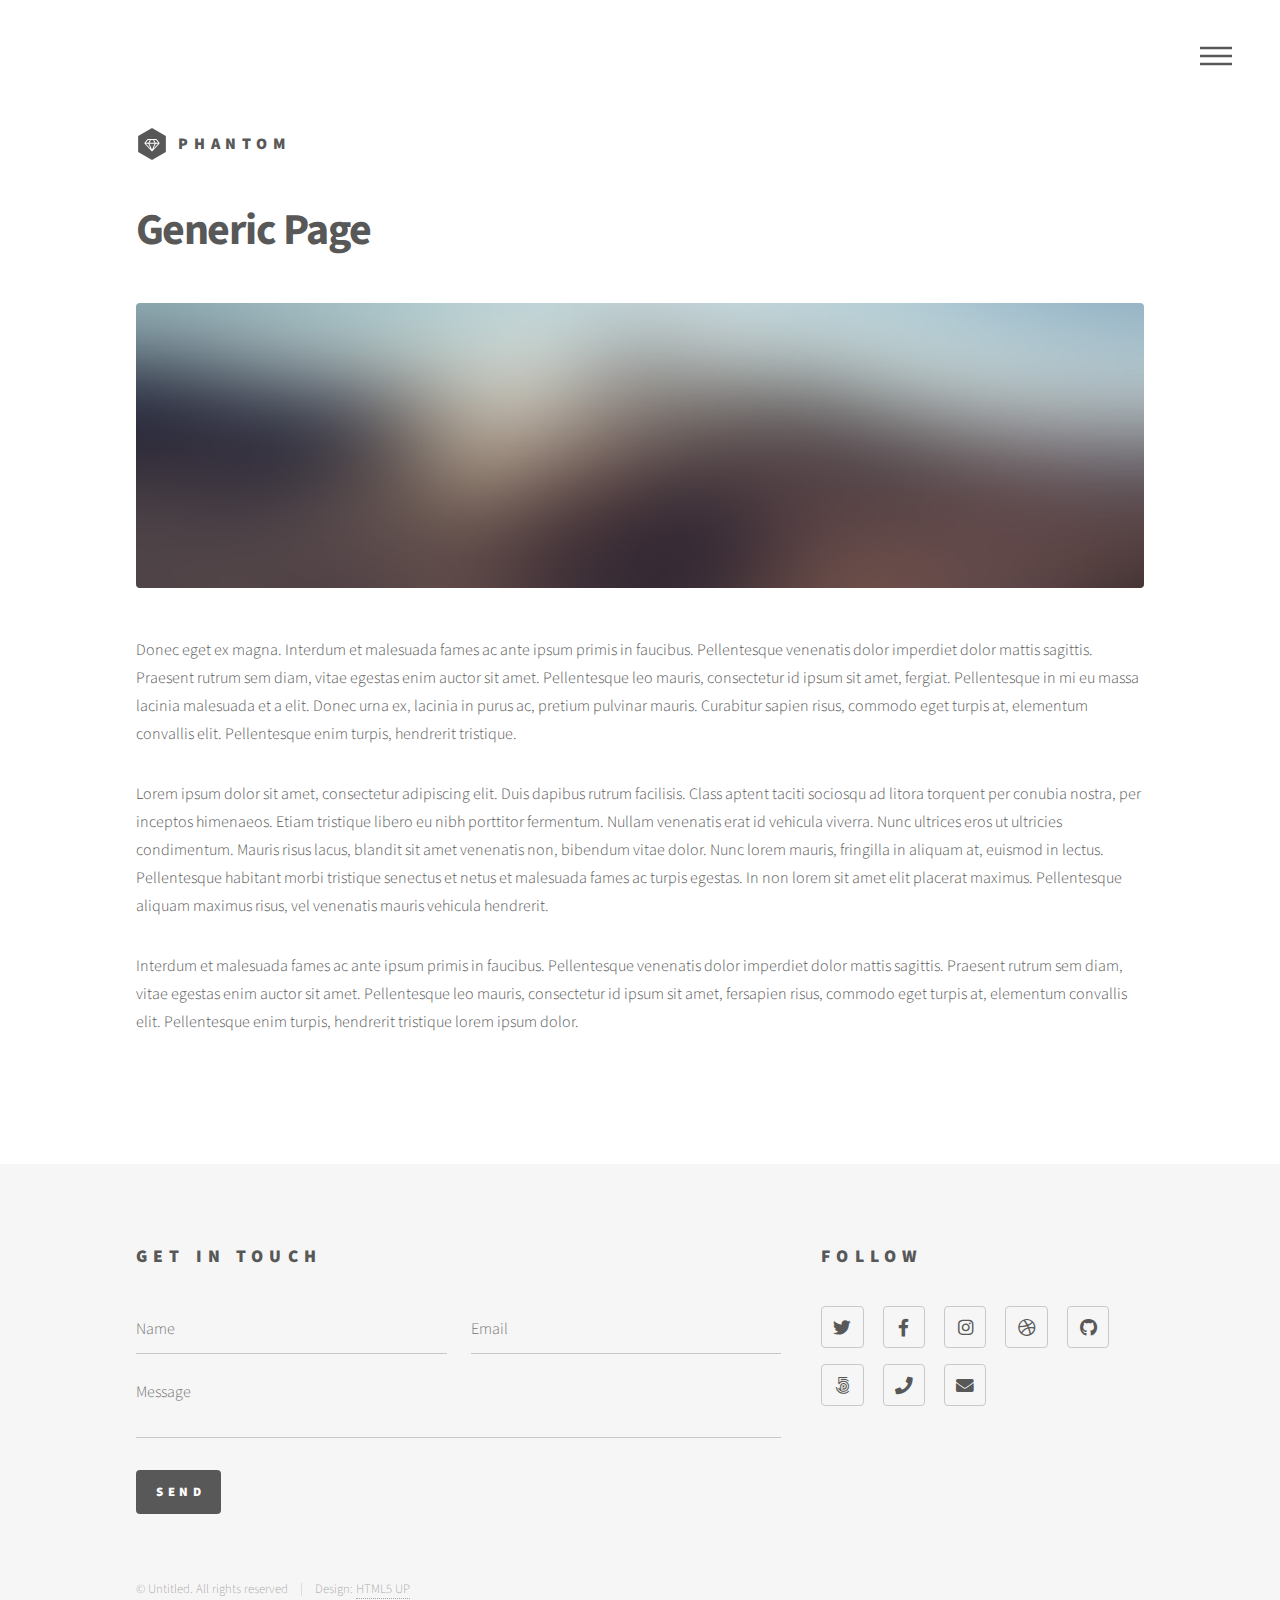
<file: generic.html>
<!DOCTYPE HTML>
<!--
	Phantom by HTML5 UP
	html5up.net | @ajlkn
	Free for personal and commercial use under the CCA 3.0 license (html5up.net/license)
-->
<html>
	<head>
		<title>Generic - Phantom by HTML5 UP</title>
		<meta charset="utf-8" />
		<meta name="viewport" content="width=device-width, initial-scale=1, user-scalable=no" />
		<link rel="stylesheet" href="assets/css/main.css" />
		<noscript><link rel="stylesheet" href="assets/css/noscript.css" /></noscript>
	</head>
	<body class="is-preload">
		<!-- Wrapper -->
			<div id="wrapper">

				<!-- Header -->
					<header id="header">
						<div class="inner">

							<!-- Logo -->
								<a href="index.html" class="logo">
									<span class="symbol"><img src="images/logo.svg" alt="" /></span><span class="title">Phantom</span>
								</a>

							<!-- Nav -->
								<nav>
									<ul>
										<li><a href="#menu">Menu</a></li>
									</ul>
								</nav>

						</div>
					</header>

				<!-- Menu -->
					<nav id="menu">
						<h2>Menu</h2>
						<ul>
							<li><a href="index.html">Home</a></li>
							<li><a href="generic.html">Ipsum veroeros</a></li>
							<li><a href="generic.html">Tempus etiam</a></li>
							<li><a href="generic.html">Consequat dolor</a></li>
							<li><a href="elements.html">Elements</a></li>
						</ul>
					</nav>

				<!-- Main -->
					<div id="main">
						<div class="inner">
							<h1>Generic Page</h1>
							<span class="image main"><img src="images/pic13.jpg" alt="" /></span>
							<p>Donec eget ex magna. Interdum et malesuada fames ac ante ipsum primis in faucibus. Pellentesque venenatis dolor imperdiet dolor mattis sagittis. Praesent rutrum sem diam, vitae egestas enim auctor sit amet. Pellentesque leo mauris, consectetur id ipsum sit amet, fergiat. Pellentesque in mi eu massa lacinia malesuada et a elit. Donec urna ex, lacinia in purus ac, pretium pulvinar mauris. Curabitur sapien risus, commodo eget turpis at, elementum convallis elit. Pellentesque enim turpis, hendrerit tristique.</p>
							<p>Lorem ipsum dolor sit amet, consectetur adipiscing elit. Duis dapibus rutrum facilisis. Class aptent taciti sociosqu ad litora torquent per conubia nostra, per inceptos himenaeos. Etiam tristique libero eu nibh porttitor fermentum. Nullam venenatis erat id vehicula viverra. Nunc ultrices eros ut ultricies condimentum. Mauris risus lacus, blandit sit amet venenatis non, bibendum vitae dolor. Nunc lorem mauris, fringilla in aliquam at, euismod in lectus. Pellentesque habitant morbi tristique senectus et netus et malesuada fames ac turpis egestas. In non lorem sit amet elit placerat maximus. Pellentesque aliquam maximus risus, vel venenatis mauris vehicula hendrerit.</p>
							<p>Interdum et malesuada fames ac ante ipsum primis in faucibus. Pellentesque venenatis dolor imperdiet dolor mattis sagittis. Praesent rutrum sem diam, vitae egestas enim auctor sit amet. Pellentesque leo mauris, consectetur id ipsum sit amet, fersapien risus, commodo eget turpis at, elementum convallis elit. Pellentesque enim turpis, hendrerit tristique lorem ipsum dolor.</p>
						</div>
					</div>

				<!-- Footer -->
					<footer id="footer">
						<div class="inner">
							<section>
								<h2>Get in touch</h2>
								<form method="post" action="#">
									<div class="fields">
										<div class="field half">
											<input type="text" name="name" id="name" placeholder="Name" />
										</div>
										<div class="field half">
											<input type="email" name="email" id="email" placeholder="Email" />
										</div>
										<div class="field">
											<textarea name="message" id="message" placeholder="Message"></textarea>
										</div>
									</div>
									<ul class="actions">
										<li><input type="submit" value="Send" class="primary" /></li>
									</ul>
								</form>
							</section>
							<section>
								<h2>Follow</h2>
								<ul class="icons">
									<li><a href="#" class="icon brands style2 fa-twitter"><span class="label">Twitter</span></a></li>
									<li><a href="#" class="icon brands style2 fa-facebook-f"><span class="label">Facebook</span></a></li>
									<li><a href="#" class="icon brands style2 fa-instagram"><span class="label">Instagram</span></a></li>
									<li><a href="#" class="icon brands style2 fa-dribbble"><span class="label">Dribbble</span></a></li>
									<li><a href="#" class="icon brands style2 fa-github"><span class="label">GitHub</span></a></li>
									<li><a href="#" class="icon brands style2 fa-500px"><span class="label">500px</span></a></li>
									<li><a href="#" class="icon solid style2 fa-phone"><span class="label">Phone</span></a></li>
									<li><a href="#" class="icon solid style2 fa-envelope"><span class="label">Email</span></a></li>
								</ul>
							</section>
							<ul class="copyright">
								<li>&copy; Untitled. All rights reserved</li><li>Design: <a href="http://html5up.net">HTML5 UP</a></li>
							</ul>
						</div>
					</footer>

			</div>

		<!-- Scripts -->
			<script src="assets/js/jquery.min.js"></script>
			<script src="assets/js/browser.min.js"></script>
			<script src="assets/js/breakpoints.min.js"></script>
			<script src="assets/js/util.js"></script>
			<script src="assets/js/main.js"></script>

	</body>
</html>
</file>
<file: assets/css/noscript.css>
/*
	Phantom by HTML5 UP
	html5up.net | @ajlkn
	Free for personal and commercial use under the CCA 3.0 license (html5up.net/license)
*/

/* Tiles */

	body.is-preload .tiles article {
		-moz-transform: none;
		-webkit-transform: none;
		-ms-transform: none;
		transform: none;
		opacity: 1;
	}
</file>
<file: assets/css/main.css>
@import url(fontawesome-all.min.css);
@import url("https://fonts.googleapis.com/css?family=Source+Sans+Pro:300,700,900");

/*
	Phantom by HTML5 UP
	html5up.net | @ajlkn
	Free for personal and commercial use under the CCA 3.0 license (html5up.net/license)
*/

html, body, div, span, applet, object,
iframe, h1, h2, h3, h4, h5, h6, p, blockquote,
pre, a, abbr, acronym, address, big, cite,
code, del, dfn, em, img, ins, kbd, q, s, samp,
small, strike, strong, sub, sup, tt, var, b,
u, i, center, dl, dt, dd, ol, ul, li, fieldset,
form, label, legend, table, caption, tbody,
tfoot, thead, tr, th, td, article, aside,
canvas, details, embed, figure, figcaption,
footer, header, hgroup, menu, nav, output, ruby,
section, summary, time, mark, audio, video {
	margin: 0;
	padding: 0;
	border: 0;
	font-size: 100%;
	font: inherit;
	vertical-align: baseline;}

article, aside, details, figcaption, figure,
footer, header, hgroup, menu, nav, section {
	display: block;}

body {
	line-height: 1;
}

ol, ul {
	list-style: none;
}

blockquote, q {
	quotes: none;
}

	blockquote:before, blockquote:after, q:before, q:after {
		content: '';
		content: none;
	}

table {
	border-collapse: collapse;
	border-spacing: 0;
}

body {
	-webkit-text-size-adjust: none;
}

mark {
	background-color: transparent;
	color: inherit;
}

input::-moz-focus-inner {
	border: 0;
	padding: 0;
}

input, select, textarea {
	-moz-appearance: none;
	-webkit-appearance: none;
	-ms-appearance: none;
	appearance: none;
}

/* Basic */

	@-ms-viewport {
		width: device-width;
	}

	body {
		-ms-overflow-style: scrollbar;
	}

	@media screen and (max-width: 480px) {

		html, body {
			min-width: 320px;
		}

	}

	html {
		box-sizing: border-box;
	}

	*, *:before, *:after {
		box-sizing: inherit;
	}

	body {
		background: #ffffff;
	}

		body.is-preload *, body.is-preload *:before, body.is-preload *:after {
			-moz-animation: none !important;
			-webkit-animation: none !important;
			-ms-animation: none !important;
			animation: none !important;
			-moz-transition: none !important;
			-webkit-transition: none !important;
			-ms-transition: none !important;
			transition: none !important;
		}

/* Type */

	body, input, select, textarea {
		color: #585858;
		font-family: "Source Sans Pro", Helvetica, sans-serif;
		font-size: 16pt;
		font-weight: 300;
		line-height: 1.75;
	}

		@media screen and (max-width: 1680px) {

			body, input, select, textarea {
				font-size: 14pt;
			}

		}

		@media screen and (max-width: 1280px) {

			body, input, select, textarea {
				font-size: 12pt;
			}

		}

	a {
		-moz-transition: border-bottom-color 0.2s ease, color 0.2s ease;
		-webkit-transition: border-bottom-color 0.2s ease, color 0.2s ease;
		-ms-transition: border-bottom-color 0.2s ease, color 0.2s ease;
		transition: border-bottom-color 0.2s ease, color 0.2s ease;
		text-decoration: none;
		color: #585858;
		border-bottom: dotted 1px rgba(88, 88, 88, 0.5);
	}

		a:hover {
			border-bottom-color: transparent;
			color: #f2849e !important;
		}

	strong, b {
		font-weight: 900;
	}

	em, i {
		font-style: italic;
	}

	p {
		margin: 0 0 2em 0;
	}

	h1 {
		font-size: 2.75em;
		font-weight: 700;
		line-height: 1.3;
		margin: 0 0 1em 0;
		letter-spacing: -0.035em;
	}

		h1 a {
			color: inherit;
		}

		@media screen and (max-width: 736px) {

			h1 {
				font-size: 2em;
				margin: 0 0 1em 0;
			}

		}

		@media screen and (max-width: 360px) {

			h1 {
				font-size: 1.75em;
			}

		}

	h2, h3, h4, h5, h6 {
		font-weight: 900;
		line-height: 1.5;
		margin: 0 0 2em 0;
		text-transform: uppercase;
		letter-spacing: 0.35em;
	}

		h2 a, h3 a, h4 a, h5 a, h6 a {
			color: inherit;
		}

	h2 {
		font-size: 1.1em;
	}

	h3 {
		font-size: 1em;
	}

	h4 {
		font-size: 0.8em;
	}

	h5 {
		font-size: 0.8em;
	}

	h6 {
		font-size: 0.8em;
	}

	@media screen and (max-width: 980px) {

		h1 br, h2 br, h3 br, h4 br, h5 br, h6 br {
			display: none;
		}

	}

	@media screen and (max-width: 736px) {

		h2 {
			font-size: 1em;
		}

		h3 {
			font-size: 0.8em;
		}

	}

	sub {
		font-size: 0.8em;
		position: relative;
		top: 0.5em;
	}

	sup {
		font-size: 0.8em;
		position: relative;
		top: -0.5em;
	}

	blockquote {
		border-left: solid 4px #c9c9c9;
		font-style: italic;
		margin: 0 0 2em 0;
		padding: 0.5em 0 0.5em 2em;
	}

	code {
		background: rgba(144, 144, 144, 0.075);
		border-radius: 4px;
		border: solid 1px #c9c9c9;
		font-family: "Courier New", monospace;
		font-size: 0.9em;
		margin: 0 0.25em;
		padding: 0.25em 0.65em;
	}

	pre {
		-webkit-overflow-scrolling: touch;
		font-family: "Courier New", monospace;
		font-size: 0.9em;
		margin: 0 0 2em 0;
	}

		pre code {
			display: block;
			line-height: 1.75;
			padding: 1em 1.5em;
			overflow-x: auto;
		}

	hr {
		border: 0;
		border-bottom: solid 1px #c9c9c9;
		margin: 2em 0;
	}

		hr.major {
			margin: 3em 0;
		}

	.align-left {
		text-align: left;
	}

	.align-center {
		text-align: center;
	}

	.align-right {
		text-align: right;
	}

/* Row */

	.row {
		display: flex;
		flex-wrap: wrap;
		box-sizing: border-box;
	}

		.row > * {
			box-sizing: border-box;
		}

		.row.gtr-uniform > * > :last-child {
			margin-bottom: 0;
		}

		.row.aln-left {
			justify-content: flex-start;
		}

		.row.aln-center {
			justify-content: center;
		}

		.row.aln-right {
			justify-content: flex-end;
		}

		.row.aln-top {
			align-items: flex-start;
		}

		.row.aln-middle {
			align-items: center;
		}

		.row.aln-bottom {
			align-items: flex-end;
		}

		.row > .imp {
			order: -1;
		}

		.row > .col-1 {
			width: 8.33333%;
		}

		.row > .off-1 {
			margin-left: 8.33333%;
		}

		.row > .col-2 {
			width: 16.66667%;
		}

		.row > .off-2 {
			margin-left: 16.66667%;
		}

		.row > .col-3 {
			width: 25%;
		}

		.row > .off-3 {
			margin-left: 25%;
		}

		.row > .col-4 {
			width: 33.33333%;
		}

		.row > .off-4 {
			margin-left: 33.33333%;
		}

		.row > .col-5 {
			width: 41.66667%;
		}

		.row > .off-5 {
			margin-left: 41.66667%;
		}

		.row > .col-6 {
			width: 50%;
		}

		.row > .off-6 {
			margin-left: 50%;
		}

		.row > .col-7 {
			width: 58.33333%;
		}

		.row > .off-7 {
			margin-left: 58.33333%;
		}

		.row > .col-8 {
			width: 66.66667%;
		}

		.row > .off-8 {
			margin-left: 66.66667%;
		}

		.row > .col-9 {
			width: 75%;
		}

		.row > .off-9 {
			margin-left: 75%;
		}

		.row > .col-10 {
			width: 83.33333%;
		}

		.row > .off-10 {
			margin-left: 83.33333%;
		}

		.row > .col-11 {
			width: 91.66667%;
		}

		.row > .off-11 {
			margin-left: 91.66667%;
		}

		.row > .col-12 {
			width: 100%;
		}

		.row > .off-12 {
			margin-left: 100%;
		}

		.row.gtr-0 {
			margin-top: 0;
			margin-left: 0em;
		}

			.row.gtr-0 > * {
				padding: 0 0 0 0em;
			}

			.row.gtr-0.gtr-uniform {
				margin-top: 0em;
			}

				.row.gtr-0.gtr-uniform > * {
					padding-top: 0em;
				}

		.row.gtr-25 {
			margin-top: 0;
			margin-left: -0.5em;
		}

			.row.gtr-25 > * {
				padding: 0 0 0 0.5em;
			}

			.row.gtr-25.gtr-uniform {
				margin-top: -0.5em;
			}

				.row.gtr-25.gtr-uniform > * {
					padding-top: 0.5em;
				}

		.row.gtr-50 {
			margin-top: 0;
			margin-left: -1em;
		}

			.row.gtr-50 > * {
				padding: 0 0 0 1em;
			}

			.row.gtr-50.gtr-uniform {
				margin-top: -1em;
			}

				.row.gtr-50.gtr-uniform > * {
					padding-top: 1em;
				}

		.row {
			margin-top: 0;
			margin-left: -2em;
		}

			.row > * {
				padding: 0 0 0 2em;
			}

			.row.gtr-uniform {
				margin-top: -2em;
			}

				.row.gtr-uniform > * {
					padding-top: 2em;
				}

		.row.gtr-150 {
			margin-top: 0;
			margin-left: -3em;
		}

			.row.gtr-150 > * {
				padding: 0 0 0 3em;
			}

			.row.gtr-150.gtr-uniform {
				margin-top: -3em;
			}

				.row.gtr-150.gtr-uniform > * {
					padding-top: 3em;
				}

		.row.gtr-200 {
			margin-top: 0;
			margin-left: -4em;
		}

			.row.gtr-200 > * {
				padding: 0 0 0 4em;
			}

			.row.gtr-200.gtr-uniform {
				margin-top: -4em;
			}

				.row.gtr-200.gtr-uniform > * {
					padding-top: 4em;
				}

		@media screen and (max-width: 1680px) {

			.row {
				display: flex;
				flex-wrap: wrap;
				box-sizing: border-box;
				align-items: stretch;
			}

				.row > * {
					box-sizing: border-box;
				}

				.row.gtr-uniform > * > :last-child {
					margin-bottom: 0;
				}

				.row.aln-left {
					justify-content: flex-start;
				}

				.row.aln-center {
					justify-content: center;
				}

				.row.aln-right {
					justify-content: flex-end;
				}

				.row.aln-top {
					align-items: flex-start;
				}

				.row.aln-middle {
					align-items: center;
				}

				.row.aln-bottom {
					align-items: flex-end;
				}

				.row > .imp-xlarge {
					order: -1;
				}

				.row > .col-1-xlarge {
					width: 8.33333%;
				}

				.row > .off-1-xlarge {
					margin-left: 8.33333%;
				}

				.row > .col-2-xlarge {
					width: 16.66667%;
				}

				.row > .off-2-xlarge {
					margin-left: 16.66667%;
				}

				.row > .col-3-xlarge {
					width: 25%;
				}

				.row > .off-3-xlarge {
					margin-left: 25%;
				}

				.row > .col-4-xlarge {
					width: 33.33333%;
				}

				.row > .off-4-xlarge {
					margin-left: 33.33333%;
				}

				.row > .col-5-xlarge {
					width: 41.66667%;
				}

				.row > .off-5-xlarge {
					margin-left: 41.66667%;
				}

				.row > .col-6-xlarge {
					width: 50%;
				}

				.row > .off-6-xlarge {
					margin-left: 50%;
				}

				.row > .col-7-xlarge {
					width: 58.33333%;
				}

				.row > .off-7-xlarge {
					margin-left: 58.33333%;
				}

				.row > .col-8-xlarge {
					width: 66.66667%;
				}

				.row > .off-8-xlarge {
					margin-left: 66.66667%;
				}

				.row > .col-9-xlarge {
					width: 75%;
				}

				.row > .off-9-xlarge {
					margin-left: 75%;
				}

				.row > .col-10-xlarge {
					width: 83.33333%;
				}

				.row > .off-10-xlarge {
					margin-left: 83.33333%;
				}

				.row > .col-11-xlarge {
					width: 91.66667%;
				}

				.row > .off-11-xlarge {
					margin-left: 91.66667%;
				}

				.row > .col-12-xlarge {
					width: 100%;
				}

				.row > .off-12-xlarge {
					margin-left: 100%;
				}

				.row.gtr-0 {
					margin-top: 0;
					margin-left: 0em;
				}

					.row.gtr-0 > * {
						padding: 0 0 0 0em;
					}

					.row.gtr-0.gtr-uniform {
						margin-top: 0em;
					}

						.row.gtr-0.gtr-uniform > * {
							padding-top: 0em;
						}

				.row.gtr-25 {
					margin-top: 0;
					margin-left: -0.5em;
				}

					.row.gtr-25 > * {
						padding: 0 0 0 0.5em;
					}

					.row.gtr-25.gtr-uniform {
						margin-top: -0.5em;
					}

						.row.gtr-25.gtr-uniform > * {
							padding-top: 0.5em;
						}

				.row.gtr-50 {
					margin-top: 0;
					margin-left: -1em;
				}

					.row.gtr-50 > * {
						padding: 0 0 0 1em;
					}

					.row.gtr-50.gtr-uniform {
						margin-top: -1em;
					}

						.row.gtr-50.gtr-uniform > * {
							padding-top: 1em;
						}

				.row {
					margin-top: 0;
					margin-left: -2em;
				}

					.row > * {
						padding: 0 0 0 2em;
					}

					.row.gtr-uniform {
						margin-top: -2em;
					}

						.row.gtr-uniform > * {
							padding-top: 2em;
						}

				.row.gtr-150 {
					margin-top: 0;
					margin-left: -3em;
				}

					.row.gtr-150 > * {
						padding: 0 0 0 3em;
					}

					.row.gtr-150.gtr-uniform {
						margin-top: -3em;
					}

						.row.gtr-150.gtr-uniform > * {
							padding-top: 3em;
						}

				.row.gtr-200 {
					margin-top: 0;
					margin-left: -4em;
				}

					.row.gtr-200 > * {
						padding: 0 0 0 4em;
					}

					.row.gtr-200.gtr-uniform {
						margin-top: -4em;
					}

						.row.gtr-200.gtr-uniform > * {
							padding-top: 4em;
						}

		}

		@media screen and (max-width: 1280px) {

			.row {
				display: flex;
				flex-wrap: wrap;
				box-sizing: border-box;
				align-items: stretch;
			}

				.row > * {
					box-sizing: border-box;
				}

				.row.gtr-uniform > * > :last-child {
					margin-bottom: 0;
				}

				.row.aln-left {
					justify-content: flex-start;
				}

				.row.aln-center {
					justify-content: center;
				}

				.row.aln-right {
					justify-content: flex-end;
				}

				.row.aln-top {
					align-items: flex-start;
				}

				.row.aln-middle {
					align-items: center;
				}

				.row.aln-bottom {
					align-items: flex-end;
				}

				.row > .imp-large {
					order: -1;
				}

				.row > .col-1-large {
					width: 8.33333%;
				}

				.row > .off-1-large {
					margin-left: 8.33333%;
				}

				.row > .col-2-large {
					width: 16.66667%;
				}

				.row > .off-2-large {
					margin-left: 16.66667%;
				}

				.row > .col-3-large {
					width: 25%;
				}

				.row > .off-3-large {
					margin-left: 25%;
				}

				.row > .col-4-large {
					width: 33.33333%;
				}

				.row > .off-4-large {
					margin-left: 33.33333%;
				}

				.row > .col-5-large {
					width: 41.66667%;
				}

				.row > .off-5-large {
					margin-left: 41.66667%;
				}

				.row > .col-6-large {
					width: 50%;
				}

				.row > .off-6-large {
					margin-left: 50%;
				}

				.row > .col-7-large {
					width: 58.33333%;
				}

				.row > .off-7-large {
					margin-left: 58.33333%;
				}

				.row > .col-8-large {
					width: 66.66667%;
				}

				.row > .off-8-large {
					margin-left: 66.66667%;
				}

				.row > .col-9-large {
					width: 75%;
				}

				.row > .off-9-large {
					margin-left: 75%;
				}

				.row > .col-10-large {
					width: 83.33333%;
				}

				.row > .off-10-large {
					margin-left: 83.33333%;
				}

				.row > .col-11-large {
					width: 91.66667%;
				}

				.row > .off-11-large {
					margin-left: 91.66667%;
				}

				.row > .col-12-large {
					width: 100%;
				}

				.row > .off-12-large {
					margin-left: 100%;
				}

				.row.gtr-0 {
					margin-top: 0;
					margin-left: 0em;
				}

					.row.gtr-0 > * {
						padding: 0 0 0 0em;
					}

					.row.gtr-0.gtr-uniform {
						margin-top: 0em;
					}

						.row.gtr-0.gtr-uniform > * {
							padding-top: 0em;
						}

				.row.gtr-25 {
					margin-top: 0;
					margin-left: -0.5em;
				}

					.row.gtr-25 > * {
						padding: 0 0 0 0.5em;
					}

					.row.gtr-25.gtr-uniform {
						margin-top: -0.5em;
					}

						.row.gtr-25.gtr-uniform > * {
							padding-top: 0.5em;
						}

				.row.gtr-50 {
					margin-top: 0;
					margin-left: -1em;
				}

					.row.gtr-50 > * {
						padding: 0 0 0 1em;
					}

					.row.gtr-50.gtr-uniform {
						margin-top: -1em;
					}

						.row.gtr-50.gtr-uniform > * {
							padding-top: 1em;
						}

				.row {
					margin-top: 0;
					margin-left: -2em;
				}

					.row > * {
						padding: 0 0 0 2em;
					}

					.row.gtr-uniform {
						margin-top: -2em;
					}

						.row.gtr-uniform > * {
							padding-top: 2em;
						}

				.row.gtr-150 {
					margin-top: 0;
					margin-left: -3em;
				}

					.row.gtr-150 > * {
						padding: 0 0 0 3em;
					}

					.row.gtr-150.gtr-uniform {
						margin-top: -3em;
					}

						.row.gtr-150.gtr-uniform > * {
							padding-top: 3em;
						}

				.row.gtr-200 {
					margin-top: 0;
					margin-left: -4em;
				}

					.row.gtr-200 > * {
						padding: 0 0 0 4em;
					}

					.row.gtr-200.gtr-uniform {
						margin-top: -4em;
					}

						.row.gtr-200.gtr-uniform > * {
							padding-top: 4em;
						}

		}

		@media screen and (max-width: 980px) {

			.row {
				display: flex;
				flex-wrap: wrap;
				box-sizing: border-box;
				align-items: stretch;
			}

				.row > * {
					box-sizing: border-box;
				}

				.row.gtr-uniform > * > :last-child {
					margin-bottom: 0;
				}

				.row.aln-left {
					justify-content: flex-start;
				}

				.row.aln-center {
					justify-content: center;
				}

				.row.aln-right {
					justify-content: flex-end;
				}

				.row.aln-top {
					align-items: flex-start;
				}

				.row.aln-middle {
					align-items: center;
				}

				.row.aln-bottom {
					align-items: flex-end;
				}

				.row > .imp-medium {
					order: -1;
				}

				.row > .col-1-medium {
					width: 8.33333%;
				}

				.row > .off-1-medium {
					margin-left: 8.33333%;
				}

				.row > .col-2-medium {
					width: 16.66667%;
				}

				.row > .off-2-medium {
					margin-left: 16.66667%;
				}

				.row > .col-3-medium {
					width: 25%;
				}

				.row > .off-3-medium {
					margin-left: 25%;
				}

				.row > .col-4-medium {
					width: 33.33333%;
				}

				.row > .off-4-medium {
					margin-left: 33.33333%;
				}

				.row > .col-5-medium {
					width: 41.66667%;
				}

				.row > .off-5-medium {
					margin-left: 41.66667%;
				}

				.row > .col-6-medium {
					width: 50%;
				}

				.row > .off-6-medium {
					margin-left: 50%;
				}

				.row > .col-7-medium {
					width: 58.33333%;
				}

				.row > .off-7-medium {
					margin-left: 58.33333%;
				}

				.row > .col-8-medium {
					width: 66.66667%;
				}

				.row > .off-8-medium {
					margin-left: 66.66667%;
				}

				.row > .col-9-medium {
					width: 75%;
				}

				.row > .off-9-medium {
					margin-left: 75%;
				}

				.row > .col-10-medium {
					width: 83.33333%;
				}

				.row > .off-10-medium {
					margin-left: 83.33333%;
				}

				.row > .col-11-medium {
					width: 91.66667%;
				}

				.row > .off-11-medium {
					margin-left: 91.66667%;
				}

				.row > .col-12-medium {
					width: 100%;
				}

				.row > .off-12-medium {
					margin-left: 100%;
				}

				.row.gtr-0 {
					margin-top: 0;
					margin-left: 0em;
				}

					.row.gtr-0 > * {
						padding: 0 0 0 0em;
					}

					.row.gtr-0.gtr-uniform {
						margin-top: 0em;
					}

						.row.gtr-0.gtr-uniform > * {
							padding-top: 0em;
						}

				.row.gtr-25 {
					margin-top: 0;
					margin-left: -0.375em;
				}

					.row.gtr-25 > * {
						padding: 0 0 0 0.375em;
					}

					.row.gtr-25.gtr-uniform {
						margin-top: -0.375em;
					}

						.row.gtr-25.gtr-uniform > * {
							padding-top: 0.375em;
						}

				.row.gtr-50 {
					margin-top: 0;
					margin-left: -0.75em;
				}

					.row.gtr-50 > * {
						padding: 0 0 0 0.75em;
					}

					.row.gtr-50.gtr-uniform {
						margin-top: -0.75em;
					}

						.row.gtr-50.gtr-uniform > * {
							padding-top: 0.75em;
						}

				.row {
					margin-top: 0;
					margin-left: -1.5em;
				}

					.row > * {
						padding: 0 0 0 1.5em;
					}

					.row.gtr-uniform {
						margin-top: -1.5em;
					}

						.row.gtr-uniform > * {
							padding-top: 1.5em;
						}

				.row.gtr-150 {
					margin-top: 0;
					margin-left: -2.25em;
				}

					.row.gtr-150 > * {
						padding: 0 0 0 2.25em;
					}

					.row.gtr-150.gtr-uniform {
						margin-top: -2.25em;
					}

						.row.gtr-150.gtr-uniform > * {
							padding-top: 2.25em;
						}

				.row.gtr-200 {
					margin-top: 0;
					margin-left: -3em;
				}

					.row.gtr-200 > * {
						padding: 0 0 0 3em;
					}

					.row.gtr-200.gtr-uniform {
						margin-top: -3em;
					}

						.row.gtr-200.gtr-uniform > * {
							padding-top: 3em;
						}

		}

		@media screen and (max-width: 736px) {

			.row {
				display: flex;
				flex-wrap: wrap;
				box-sizing: border-box;
				align-items: stretch;
			}

				.row > * {
					box-sizing: border-box;
				}

				.row.gtr-uniform > * > :last-child {
					margin-bottom: 0;
				}

				.row.aln-left {
					justify-content: flex-start;
				}

				.row.aln-center {
					justify-content: center;
				}

				.row.aln-right {
					justify-content: flex-end;
				}

				.row.aln-top {
					align-items: flex-start;
				}

				.row.aln-middle {
					align-items: center;
				}

				.row.aln-bottom {
					align-items: flex-end;
				}

				.row > .imp-small {
					order: -1;
				}

				.row > .col-1-small {
					width: 8.33333%;
				}

				.row > .off-1-small {
					margin-left: 8.33333%;
				}

				.row > .col-2-small {
					width: 16.66667%;
				}

				.row > .off-2-small {
					margin-left: 16.66667%;
				}

				.row > .col-3-small {
					width: 25%;
				}

				.row > .off-3-small {
					margin-left: 25%;
				}

				.row > .col-4-small {
					width: 33.33333%;
				}

				.row > .off-4-small {
					margin-left: 33.33333%;
				}

				.row > .col-5-small {
					width: 41.66667%;
				}

				.row > .off-5-small {
					margin-left: 41.66667%;
				}

				.row > .col-6-small {
					width: 50%;
				}

				.row > .off-6-small {
					margin-left: 50%;
				}

				.row > .col-7-small {
					width: 58.33333%;
				}

				.row > .off-7-small {
					margin-left: 58.33333%;
				}

				.row > .col-8-small {
					width: 66.66667%;
				}

				.row > .off-8-small {
					margin-left: 66.66667%;
				}

				.row > .col-9-small {
					width: 75%;
				}

				.row > .off-9-small {
					margin-left: 75%;
				}

				.row > .col-10-small {
					width: 83.33333%;
				}

				.row > .off-10-small {
					margin-left: 83.33333%;
				}

				.row > .col-11-small {
					width: 91.66667%;
				}

				.row > .off-11-small {
					margin-left: 91.66667%;
				}

				.row > .col-12-small {
					width: 100%;
				}

				.row > .off-12-small {
					margin-left: 100%;
				}

				.row.gtr-0 {
					margin-top: 0;
					margin-left: 0em;
				}

					.row.gtr-0 > * {
						padding: 0 0 0 0em;
					}

					.row.gtr-0.gtr-uniform {
						margin-top: 0em;
					}

						.row.gtr-0.gtr-uniform > * {
							padding-top: 0em;
						}

				.row.gtr-25 {
					margin-top: 0;
					margin-left: -0.25em;
				}

					.row.gtr-25 > * {
						padding: 0 0 0 0.25em;
					}

					.row.gtr-25.gtr-uniform {
						margin-top: -0.25em;
					}

						.row.gtr-25.gtr-uniform > * {
							padding-top: 0.25em;
						}

				.row.gtr-50 {
					margin-top: 0;
					margin-left: -0.5em;
				}

					.row.gtr-50 > * {
						padding: 0 0 0 0.5em;
					}

					.row.gtr-50.gtr-uniform {
						margin-top: -0.5em;
					}

						.row.gtr-50.gtr-uniform > * {
							padding-top: 0.5em;
						}

				.row {
					margin-top: 0;
					margin-left: -1em;
				}

					.row > * {
						padding: 0 0 0 1em;
					}

					.row.gtr-uniform {
						margin-top: -1em;
					}

						.row.gtr-uniform > * {
							padding-top: 1em;
						}

				.row.gtr-150 {
					margin-top: 0;
					margin-left: -1.5em;
				}

					.row.gtr-150 > * {
						padding: 0 0 0 1.5em;
					}

					.row.gtr-150.gtr-uniform {
						margin-top: -1.5em;
					}

						.row.gtr-150.gtr-uniform > * {
							padding-top: 1.5em;
						}

				.row.gtr-200 {
					margin-top: 0;
					margin-left: -2em;
				}

					.row.gtr-200 > * {
						padding: 0 0 0 2em;
					}

					.row.gtr-200.gtr-uniform {
						margin-top: -2em;
					}

						.row.gtr-200.gtr-uniform > * {
							padding-top: 2em;
						}

		}

		@media screen and (max-width: 480px) {

			.row {
				display: flex;
				flex-wrap: wrap;
				box-sizing: border-box;
				align-items: stretch;
			}

				.row > * {
					box-sizing: border-box;
				}

				.row.gtr-uniform > * > :last-child {
					margin-bottom: 0;
				}

				.row.aln-left {
					justify-content: flex-start;
				}

				.row.aln-center {
					justify-content: center;
				}

				.row.aln-right {
					justify-content: flex-end;
				}

				.row.aln-top {
					align-items: flex-start;
				}

				.row.aln-middle {
					align-items: center;
				}

				.row.aln-bottom {
					align-items: flex-end;
				}

				.row > .imp-xsmall {
					order: -1;
				}

				.row > .col-1-xsmall {
					width: 8.33333%;
				}

				.row > .off-1-xsmall {
					margin-left: 8.33333%;
				}

				.row > .col-2-xsmall {
					width: 16.66667%;
				}

				.row > .off-2-xsmall {
					margin-left: 16.66667%;
				}

				.row > .col-3-xsmall {
					width: 25%;
				}

				.row > .off-3-xsmall {
					margin-left: 25%;
				}

				.row > .col-4-xsmall {
					width: 33.33333%;
				}

				.row > .off-4-xsmall {
					margin-left: 33.33333%;
				}

				.row > .col-5-xsmall {
					width: 41.66667%;
				}

				.row > .off-5-xsmall {
					margin-left: 41.66667%;
				}

				.row > .col-6-xsmall {
					width: 50%;
				}

				.row > .off-6-xsmall {
					margin-left: 50%;
				}

				.row > .col-7-xsmall {
					width: 58.33333%;
				}

				.row > .off-7-xsmall {
					margin-left: 58.33333%;
				}

				.row > .col-8-xsmall {
					width: 66.66667%;
				}

				.row > .off-8-xsmall {
					margin-left: 66.66667%;
				}

				.row > .col-9-xsmall {
					width: 75%;
				}

				.row > .off-9-xsmall {
					margin-left: 75%;
				}

				.row > .col-10-xsmall {
					width: 83.33333%;
				}

				.row > .off-10-xsmall {
					margin-left: 83.33333%;
				}

				.row > .col-11-xsmall {
					width: 91.66667%;
				}

				.row > .off-11-xsmall {
					margin-left: 91.66667%;
				}

				.row > .col-12-xsmall {
					width: 100%;
				}

				.row > .off-12-xsmall {
					margin-left: 100%;
				}

				.row.gtr-0 {
					margin-top: 0;
					margin-left: 0em;
				}

					.row.gtr-0 > * {
						padding: 0 0 0 0em;
					}

					.row.gtr-0.gtr-uniform {
						margin-top: 0em;
					}

						.row.gtr-0.gtr-uniform > * {
							padding-top: 0em;
						}

				.row.gtr-25 {
					margin-top: 0;
					margin-left: -0.25em;
				}

					.row.gtr-25 > * {
						padding: 0 0 0 0.25em;
					}

					.row.gtr-25.gtr-uniform {
						margin-top: -0.25em;
					}

						.row.gtr-25.gtr-uniform > * {
							padding-top: 0.25em;
						}

				.row.gtr-50 {
					margin-top: 0;
					margin-left: -0.5em;
				}

					.row.gtr-50 > * {
						padding: 0 0 0 0.5em;
					}

					.row.gtr-50.gtr-uniform {
						margin-top: -0.5em;
					}

						.row.gtr-50.gtr-uniform > * {
							padding-top: 0.5em;
						}

				.row {
					margin-top: 0;
					margin-left: -1em;
				}

					.row > * {
						padding: 0 0 0 1em;
					}

					.row.gtr-uniform {
						margin-top: -1em;
					}

						.row.gtr-uniform > * {
							padding-top: 1em;
						}

				.row.gtr-150 {
					margin-top: 0;
					margin-left: -1.5em;
				}

					.row.gtr-150 > * {
						padding: 0 0 0 1.5em;
					}

					.row.gtr-150.gtr-uniform {
						margin-top: -1.5em;
					}

						.row.gtr-150.gtr-uniform > * {
							padding-top: 1.5em;
						}

				.row.gtr-200 {
					margin-top: 0;
					margin-left: -2em;
				}

					.row.gtr-200 > * {
						padding: 0 0 0 2em;
					}

					.row.gtr-200.gtr-uniform {
						margin-top: -2em;
					}

						.row.gtr-200.gtr-uniform > * {
							padding-top: 2em;
						}

		}

/* Section/Article */

	section.special, article.special {
		text-align: center;
	}

	header p {
		margin-top: -1em;
	}

	@media screen and (max-width: 736px) {

		header p {
			margin-top: 0;
		}

	}

/* Icon */

	.icon {
		text-decoration: none;
		border-bottom: none;
		position: relative;
	}

		.icon:before {
			-moz-osx-font-smoothing: grayscale;
			-webkit-font-smoothing: antialiased;
			display: inline-block;
			font-style: normal;
			font-variant: normal;
			text-rendering: auto;
			line-height: 1;
			text-transform: none !important;
			font-family: 'Font Awesome 5 Free';
			font-weight: 400;
		}

		.icon > .label {
			display: none;
		}

		.icon:before {
			line-height: inherit;
		}

		.icon.solid:before {
			font-weight: 900;
		}

		.icon.brands:before {
			font-family: 'Font Awesome 5 Brands';
		}

		.icon.style2 {
			-moz-transition: background-color 0.2s ease-in-out, color 0.2s ease-in-out, border-color 0.2s ease-in-out;
			-webkit-transition: background-color 0.2s ease-in-out, color 0.2s ease-in-out, border-color 0.2s ease-in-out;
			-ms-transition: background-color 0.2s ease-in-out, color 0.2s ease-in-out, border-color 0.2s ease-in-out;
			transition: background-color 0.2s ease-in-out, color 0.2s ease-in-out, border-color 0.2s ease-in-out;
			background-color: transparent;
			border: solid 1px #c9c9c9;
			border-radius: 4px;
			width: 2.65em;
			height: 2.65em;
			display: inline-block;
			text-align: center;
			line-height: 2.65em;
			color: inherit;
		}

			.icon.style2:before {
				font-size: 1.1em;
			}

			.icon.style2:hover {
				color: #f2849e;
				border-color: #f2849e;
			}

			.icon.style2:active {
				background-color: rgba(242, 132, 158, 0.1);
			}

/* List */

	ol {
		list-style: decimal;
		margin: 0 0 2em 0;
		padding-left: 1.25em;
	}

		ol li {
			padding-left: 0.25em;
		}

	ul {
		list-style: disc;
		margin: 0 0 2em 0;
		padding-left: 1em;
	}

		ul li {
			padding-left: 0.5em;
		}

		ul.alt {
			list-style: none;
			padding-left: 0;
		}

			ul.alt li {
				border-top: solid 1px #c9c9c9;
				padding: 0.5em 0;
			}

				ul.alt li:first-child {
					border-top: 0;
					padding-top: 0;
				}

	dl {
		margin: 0 0 2em 0;
	}

		dl dt {
			display: block;
			font-weight: 900;
			margin: 0 0 1em 0;
		}

		dl dd {
			margin-left: 2em;
		}

/* Actions */

	ul.actions {
		display: -moz-flex;
		display: -webkit-flex;
		display: -ms-flex;
		display: flex;
		cursor: default;
		list-style: none;
		margin-left: -1em;
		padding-left: 0;
	}

		ul.actions li {
			padding: 0 0 0 1em;
			vertical-align: middle;
		}

		ul.actions.special {
			-moz-justify-content: center;
			-webkit-justify-content: center;
			-ms-justify-content: center;
			justify-content: center;
			width: 100%;
			margin-left: 0;
		}

			ul.actions.special li:first-child {
				padding-left: 0;
			}

		ul.actions.stacked {
			-moz-flex-direction: column;
			-webkit-flex-direction: column;
			-ms-flex-direction: column;
			flex-direction: column;
			margin-left: 0;
		}

			ul.actions.stacked li {
				padding: 1.3em 0 0 0;
			}

				ul.actions.stacked li:first-child {
					padding-top: 0;
				}

		ul.actions.fit {
			width: calc(100% + 1em);
		}

			ul.actions.fit li {
				-moz-flex-grow: 1;
				-webkit-flex-grow: 1;
				-ms-flex-grow: 1;
				flex-grow: 1;
				-moz-flex-shrink: 1;
				-webkit-flex-shrink: 1;
				-ms-flex-shrink: 1;
				flex-shrink: 1;
				width: 100%;
			}

				ul.actions.fit li > * {
					width: 100%;
				}

			ul.actions.fit.stacked {
				width: 100%;
			}

		@media screen and (max-width: 480px) {

			ul.actions:not(.fixed) {
				-moz-flex-direction: column;
				-webkit-flex-direction: column;
				-ms-flex-direction: column;
				flex-direction: column;
				margin-left: 0;
				width: 100% !important;
			}

				ul.actions:not(.fixed) li {
					-moz-flex-grow: 1;
					-webkit-flex-grow: 1;
					-ms-flex-grow: 1;
					flex-grow: 1;
					-moz-flex-shrink: 1;
					-webkit-flex-shrink: 1;
					-ms-flex-shrink: 1;
					flex-shrink: 1;
					padding: 1em 0 0 0;
					text-align: center;
					width: 100%;
				}

					ul.actions:not(.fixed) li > * {
						width: 100%;
					}

					ul.actions:not(.fixed) li:first-child {
						padding-top: 0;
					}

					ul.actions:not(.fixed) li input[type="submit"],
					ul.actions:not(.fixed) li input[type="reset"],
					ul.actions:not(.fixed) li input[type="button"],
					ul.actions:not(.fixed) li button,
					ul.actions:not(.fixed) li .button {
						width: 100%;
					}

						ul.actions:not(.fixed) li input[type="submit"].icon:before,
						ul.actions:not(.fixed) li input[type="reset"].icon:before,
						ul.actions:not(.fixed) li input[type="button"].icon:before,
						ul.actions:not(.fixed) li button.icon:before,
						ul.actions:not(.fixed) li .button.icon:before {
							margin-left: -0.5rem;
						}

		}

/* Icons */

	ul.icons {
		cursor: default;
		list-style: none;
		padding-left: 0;
		margin: -1em 0 2em -1em;
	}

		ul.icons li {
			display: inline-block;
			padding: 1em 0 0 1em;
		}

/* Form */

	form {
		margin: 0 0 2em 0;
		overflow-x: hidden;
	}

		form > :last-child {
			margin-bottom: 0;
		}

		form > .fields {
			display: -moz-flex;
			display: -webkit-flex;
			display: -ms-flex;
			display: flex;
			-moz-flex-wrap: wrap;
			-webkit-flex-wrap: wrap;
			-ms-flex-wrap: wrap;
			flex-wrap: wrap;
			width: calc(100% + 3em);
			margin: -1.5em 0 2em -1.5em;
		}

			form > .fields > .field {
				-moz-flex-grow: 0;
				-webkit-flex-grow: 0;
				-ms-flex-grow: 0;
				flex-grow: 0;
				-moz-flex-shrink: 0;
				-webkit-flex-shrink: 0;
				-ms-flex-shrink: 0;
				flex-shrink: 0;
				padding: 1.5em 0 0 1.5em;
				width: calc(100% - 1.5em);
			}

				form > .fields > .field.half {
					width: calc(50% - 0.75em);
				}

				form > .fields > .field.third {
					width: calc(100%/3 - 0.5em);
				}

				form > .fields > .field.quarter {
					width: calc(25% - 0.375em);
				}

		@media screen and (max-width: 480px) {

			form > .fields {
				width: calc(100% + 3em);
				margin: -1.5em 0 2em -1.5em;
			}

				form > .fields > .field {
					padding: 1.5em 0 0 1.5em;
					width: calc(100% - 1.5em);
				}

					form > .fields > .field.half {
						width: calc(100% - 1.5em);
					}

					form > .fields > .field.third {
						width: calc(100% - 1.5em);
					}

					form > .fields > .field.quarter {
						width: calc(100% - 1.5em);
					}

		}

	label {
		display: block;
		font-size: 0.9em;
		font-weight: 900;
		margin: 0 0 1em 0;
	}

	input[type="text"],
	input[type="password"],
	input[type="email"],
	input[type="tel"],
	select,
	textarea {
		-moz-appearance: none;
		-webkit-appearance: none;
		-ms-appearance: none;
		appearance: none;
		background-color: transparent;
		border: none;
		border-radius: 0;
		border-bottom: solid 1px #c9c9c9;
		color: inherit;
		display: block;
		outline: 0;
		padding: 0;
		text-decoration: none;
		width: 100%;
	}

		input[type="text"]:invalid,
		input[type="password"]:invalid,
		input[type="email"]:invalid,
		input[type="tel"]:invalid,
		select:invalid,
		textarea:invalid {
			box-shadow: none;
		}

		input[type="text"]:focus,
		input[type="password"]:focus,
		input[type="email"]:focus,
		input[type="tel"]:focus,
		select:focus,
		textarea:focus {
			border-bottom-color: #f2849e;
			box-shadow: inset 0 -1px 0 0 #f2849e;
		}

	select {
		background-image: url("data:image/svg+xml;charset=utf8,%3Csvg xmlns='http://www.w3.org/2000/svg' width='40' height='40' preserveAspectRatio='none' viewBox='0 0 40 40'%3E%3Cpath d='M9.4,12.3l10.4,10.4l10.4-10.4c0.2-0.2,0.5-0.4,0.9-0.4c0.3,0,0.6,0.1,0.9,0.4l3.3,3.3c0.2,0.2,0.4,0.5,0.4,0.9 c0,0.4-0.1,0.6-0.4,0.9L20.7,31.9c-0.2,0.2-0.5,0.4-0.9,0.4c-0.3,0-0.6-0.1-0.9-0.4L4.3,17.3c-0.2-0.2-0.4-0.5-0.4-0.9 c0-0.4,0.1-0.6,0.4-0.9l3.3-3.3c0.2-0.2,0.5-0.4,0.9-0.4S9.1,12.1,9.4,12.3z' fill='%23c9c9c9' /%3E%3C/svg%3E");
		background-size: 1.25rem;
		background-repeat: no-repeat;
		background-position: calc(100% - 1rem) center;
		height: 3em;
		padding-right: 3em;
		text-overflow: ellipsis;
	}

		select option {
			background: #ffffff;
		}

		select:focus::-ms-value {
			background-color: transparent;
		}

		select::-ms-expand {
			display: none;
		}

	input[type="text"],
	input[type="password"],
	input[type="email"],
	select {
		height: 3em;
	}

	textarea {
		padding: 0;
		min-height: 3.75em;
	}

	input[type="checkbox"],
	input[type="radio"] {
		-moz-appearance: none;
		-webkit-appearance: none;
		-ms-appearance: none;
		appearance: none;
		display: block;
		float: left;
		margin-right: -2em;
		opacity: 0;
		width: 1em;
		z-index: -1;
	}

		input[type="checkbox"] + label,
		input[type="radio"] + label {
			text-decoration: none;
			color: #585858;
			cursor: pointer;
			display: inline-block;
			font-size: 1em;
			font-weight: 300;
			padding-left: 2.55em;
			padding-right: 0.75em;
			position: relative;
		}

			input[type="checkbox"] + label:before,
			input[type="radio"] + label:before {
				-moz-osx-font-smoothing: grayscale;
				-webkit-font-smoothing: antialiased;
				display: inline-block;
				font-style: normal;
				font-variant: normal;
				text-rendering: auto;
				line-height: 1;
				text-transform: none !important;
				font-family: 'Font Awesome 5 Free';
				font-weight: 900;
			}

			input[type="checkbox"] + label:before,
			input[type="radio"] + label:before {
				border-radius: 4px;
				border: solid 1px #c9c9c9;
				content: '';
				display: inline-block;
				font-size: 0.8em;
				height: 2.25em;
				left: 0;
				line-height: 2.25em;
				position: absolute;
				text-align: center;
				top: 0;
				width: 2.25em;
			}

		input[type="checkbox"]:checked + label:before,
		input[type="radio"]:checked + label:before {
			background: #585858;
			border-color: #585858;
			color: #ffffff;
			content: '\f00c';
		}

		input[type="checkbox"]:focus + label:before,
		input[type="radio"]:focus + label:before {
			border-color: #f2849e;
			box-shadow: 0 0 0 1px #f2849e;
		}

	input[type="checkbox"] + label:before {
		border-radius: 4px;
	}

	input[type="radio"] + label:before {
		border-radius: 100%;
	}

/* Box */

	.box {
		border-radius: 4px;
		border: solid 1px #c9c9c9;
		margin-bottom: 2em;
		padding: 1.5em;
	}

		.box > :last-child,
		.box > :last-child > :last-child,
		.box > :last-child > :last-child > :last-child {
			margin-bottom: 0;
		}

		.box.alt {
			border: 0;
			border-radius: 0;
			padding: 0;
		}

/* Image */

	.image {
		border-radius: 4px;
		border: 0;
		display: inline-block;
		position: relative;
	}

		.image img {
			border-radius: 4px;
			display: block;
		}

		.image.left, .image.right {
			max-width: 40%;
		}

			.image.left img, .image.right img {
				width: 100%;
			}

		.image.left {
			float: left;
			padding: 0 1.5em 1em 0;
			top: 0.25em;
		}

		.image.right {
			float: right;
			padding: 0 0 1em 1.5em;
			top: 0.25em;
		}

		.image.fit {
			display: block;
			margin: 0 0 2em 0;
			width: 100%;
		}

			.image.fit img {
				width: 100%;
			}

		.image.main {
			display: block;
			margin: 0 0 3em 0;
			width: 100%;
		}

			.image.main img {
				width: 100%;
			}

			@media screen and (max-width: 736px) {

				.image.main {
					margin: 0 0 2em 0;
				}

			}

/* Table */

	.table-wrapper {
		-webkit-overflow-scrolling: touch;
		overflow-x: auto;
	}

	table {
		margin: 0 0 2em 0;
		width: 100%;
	}

		table tbody tr {
			border: solid 1px #c9c9c9;
			border-left: 0;
			border-right: 0;
		}

			table tbody tr:nth-child(2n + 1) {
				background-color: rgba(144, 144, 144, 0.075);
			}

		table td {
			padding: 0.75em 0.75em;
		}

		table th {
			font-size: 0.9em;
			font-weight: 900;
			padding: 0 0.75em 0.75em 0.75em;
			text-align: left;
		}

		table thead {
			border-bottom: solid 2px #c9c9c9;
		}

		table tfoot {
			border-top: solid 2px #c9c9c9;
		}

		table.alt {
			border-collapse: separate;
		}

			table.alt tbody tr td {
				border: solid 1px #c9c9c9;
				border-left-width: 0;
				border-top-width: 0;
			}

				table.alt tbody tr td:first-child {
					border-left-width: 1px;
				}

			table.alt tbody tr:first-child td {
				border-top-width: 1px;
			}

			table.alt thead {
				border-bottom: 0;
			}

			table.alt tfoot {
				border-top: 0;
			}

/* Button */

	input[type="submit"],
	input[type="reset"],
	input[type="button"],
	button,
	.button {
		-moz-appearance: none;
		-webkit-appearance: none;
		-ms-appearance: none;
		appearance: none;
		-moz-transition: background-color 0.2s ease-in-out, color 0.2s ease-in-out, box-shadow 0.2s ease-in-out;
		-webkit-transition: background-color 0.2s ease-in-out, color 0.2s ease-in-out, box-shadow 0.2s ease-in-out;
		-ms-transition: background-color 0.2s ease-in-out, color 0.2s ease-in-out, box-shadow 0.2s ease-in-out;
		transition: background-color 0.2s ease-in-out, color 0.2s ease-in-out, box-shadow 0.2s ease-in-out;
		background-color: transparent;
		border-radius: 4px;
		border: 0;
		box-shadow: inset 0 0 0 2px #585858;
		color: #585858 !important;
		cursor: pointer;
		display: inline-block;
		font-size: 0.8em;
		font-weight: 900;
		height: 3.5em;
		letter-spacing: 0.35em;
		line-height: 3.45em;
		overflow: hidden;
		padding: 0 1.25em 0 1.6em;
		text-align: center;
		text-decoration: none;
		text-overflow: ellipsis;
		text-transform: uppercase;
		white-space: nowrap;
	}

		input[type="submit"].icon:before,
		input[type="reset"].icon:before,
		input[type="button"].icon:before,
		button.icon:before,
		.button.icon:before {
			margin-right: 0.5em;
		}

		input[type="submit"].fit,
		input[type="reset"].fit,
		input[type="button"].fit,
		button.fit,
		.button.fit {
			width: 100%;
		}

		input[type="submit"]:hover,
		input[type="reset"]:hover,
		input[type="button"]:hover,
		button:hover,
		.button:hover {
			color: #f2849e !important;
			box-shadow: inset 0 0 0 2px #f2849e;
		}

		input[type="submit"]:active,
		input[type="reset"]:active,
		input[type="button"]:active,
		button:active,
		.button:active {
			background-color: rgba(242, 132, 158, 0.1);
		}

		input[type="submit"].small,
		input[type="reset"].small,
		input[type="button"].small,
		button.small,
		.button.small {
			font-size: 0.6em;
		}

		input[type="submit"].large,
		input[type="reset"].large,
		input[type="button"].large,
		button.large,
		.button.large {
			font-size: 1em;
		}

		input[type="submit"].primary,
		input[type="reset"].primary,
		input[type="button"].primary,
		button.primary,
		.button.primary {
			box-shadow: none;
			background-color: #585858;
			color: #ffffff !important;
		}

			input[type="submit"].primary:hover,
			input[type="reset"].primary:hover,
			input[type="button"].primary:hover,
			button.primary:hover,
			.button.primary:hover {
				background-color: #f2849e;
			}

			input[type="submit"].primary:active,
			input[type="reset"].primary:active,
			input[type="button"].primary:active,
			button.primary:active,
			.button.primary:active {
				background-color: #ee5f81;
			}

		input[type="submit"].disabled, input[type="submit"]:disabled,
		input[type="reset"].disabled,
		input[type="reset"]:disabled,
		input[type="button"].disabled,
		input[type="button"]:disabled,
		button.disabled,
		button:disabled,
		.button.disabled,
		.button:disabled {
			pointer-events: none;
			opacity: 0.25;
		}

/* Tiles */

	.tiles {
		display: -moz-flex;
		display: -webkit-flex;
		display: -ms-flex;
		display: flex;
		-moz-flex-wrap: wrap;
		-webkit-flex-wrap: wrap;
		-ms-flex-wrap: wrap;
		flex-wrap: wrap;
		postiion: relative;
		margin: -2.5em 0 0 -2.5em;
	}

		.tiles article {
			-moz-transition: -moz-transform 0.5s ease, opacity 0.5s ease;
			-webkit-transition: -webkit-transform 0.5s ease, opacity 0.5s ease;
			-ms-transition: -ms-transform 0.5s ease, opacity 0.5s ease;
			transition: transform 0.5s ease, opacity 0.5s ease;
			position: relative;
			width: calc(33.33333% - 2.5em);
			margin: 2.5em 0 0 2.5em;
		}

			.tiles article > .image {
				-moz-transition: -moz-transform 0.5s ease;
				-webkit-transition: -webkit-transform 0.5s ease;
				-ms-transition: -ms-transform 0.5s ease;
				transition: transform 0.5s ease;
				position: relative;
				display: block;
				width: 100%;
				border-radius: 4px;
				overflow: hidden;
			}

				.tiles article > .image img {
					display: block;
					width: 100%;
				}

				.tiles article > .image:before {
					pointer-events: none;
					-moz-transition: background-color 0.5s ease, opacity 0.5s ease;
					-webkit-transition: background-color 0.5s ease, opacity 0.5s ease;
					-ms-transition: background-color 0.5s ease, opacity 0.5s ease;
					transition: background-color 0.5s ease, opacity 0.5s ease;
					content: '';
					display: block;
					position: absolute;
					top: 0;
					left: 0;
					width: 100%;
					height: 100%;
					opacity: 1.0;
					z-index: 1;
					opacity: 0.8;
				}

				.tiles article > .image:after {
					pointer-events: none;
					-moz-transition: opacity 0.5s ease;
					-webkit-transition: opacity 0.5s ease;
					-ms-transition: opacity 0.5s ease;
					transition: opacity 0.5s ease;
					content: '';
					display: block;
					position: absolute;
					top: 0;
					left: 0;
					width: 100%;
					height: 100%;
					background-image: url("data:image/svg+xml;charset=utf8,%3Csvg xmlns='http://www.w3.org/2000/svg' width='100' height='100' viewBox='0 0 100 100' preserveAspectRatio='none'%3E%3Cstyle%3Eline %7B stroke-width: 0.25px%3B stroke: %23ffffff%3B %7D%3C/style%3E%3Cline x1='0' y1='0' x2='100' y2='100' /%3E%3Cline x1='100' y1='0' x2='0' y2='100' /%3E%3C/svg%3E");
					background-position: center;
					background-repeat: no-repeat;
					background-size: 100% 100%;
					opacity: 0.25;
					z-index: 2;
				}

			.tiles article > a {
				display: -moz-flex;
				display: -webkit-flex;
				display: -ms-flex;
				display: flex;
				-moz-flex-direction: column;
				-webkit-flex-direction: column;
				-ms-flex-direction: column;
				flex-direction: column;
				-moz-align-items: center;
				-webkit-align-items: center;
				-ms-align-items: center;
				align-items: center;
				-moz-justify-content: center;
				-webkit-justify-content: center;
				-ms-justify-content: center;
				justify-content: center;
				-moz-transition: background-color 0.5s ease, -moz-transform 0.5s ease;
				-webkit-transition: background-color 0.5s ease, -webkit-transform 0.5s ease;
				-ms-transition: background-color 0.5s ease, -ms-transform 0.5s ease;
				transition: background-color 0.5s ease, transform 0.5s ease;
				position: absolute;
				top: 0;
				left: 0;
				width: 100%;
				height: 100%;
				padding: 1em;
				border-radius: 4px;
				border-bottom: 0;
				color: #ffffff;
				text-align: center;
				text-decoration: none;
				z-index: 3;
			}

				.tiles article > a > :last-child {
					margin: 0;
				}

				.tiles article > a:hover {
					color: #ffffff !important;
				}

				.tiles article > a h2 {
					margin: 0;
				}

				.tiles article > a .content {
					-moz-transition: max-height 0.5s ease, opacity 0.5s ease;
					-webkit-transition: max-height 0.5s ease, opacity 0.5s ease;
					-ms-transition: max-height 0.5s ease, opacity 0.5s ease;
					transition: max-height 0.5s ease, opacity 0.5s ease;
					width: 100%;
					max-height: 0;
					line-height: 1.5;
					margin-top: 0.35em;
					opacity: 0;
				}

					.tiles article > a .content > :last-child {
						margin-bottom: 0;
					}

			.tiles article.style1 > .image:before {
				background-color: #f2849e;
			}

			.tiles article.style2 > .image:before {
				background-color: #7ecaf6;
			}

			.tiles article.style3 > .image:before {
				background-color: #7bd0c1;
			}

			.tiles article.style4 > .image:before {
				background-color: #c75b9b;
			}

			.tiles article.style5 > .image:before {
				background-color: #ae85ca;
			}

			.tiles article.style6 > .image:before {
				background-color: #8499e7;
			}

			body:not(.is-touch) .tiles article:hover > .image {
				-moz-transform: scale(1.1);
				-webkit-transform: scale(1.1);
				-ms-transform: scale(1.1);
				transform: scale(1.1);
			}

				body:not(.is-touch) .tiles article:hover > .image:before {
					background-color: #333333;
					opacity: 0.35;
				}

				body:not(.is-touch) .tiles article:hover > .image:after {
					opacity: 0;
				}

			body:not(.is-touch) .tiles article:hover .content {
				max-height: 15em;
				opacity: 1;
			}

		* + .tiles {
			margin-top: 2em;
		}

		body.is-preload .tiles article {
			-moz-transform: scale(0.9);
			-webkit-transform: scale(0.9);
			-ms-transform: scale(0.9);
			transform: scale(0.9);
			opacity: 0;
		}

		body.is-touch .tiles article .content {
			max-height: 15em;
			opacity: 1;
		}

		@media screen and (max-width: 1280px) {

			.tiles {
				margin: -1.25em 0 0 -1.25em;
			}

				.tiles article {
					width: calc(33.33333% - 1.25em);
					margin: 1.25em 0 0 1.25em;
				}

		}

		@media screen and (max-width: 980px) {

			.tiles {
				margin: -2.5em 0 0 -2.5em;
			}

				.tiles article {
					width: calc(50% - 2.5em);
					margin: 2.5em 0 0 2.5em;
				}

		}

		@media screen and (max-width: 736px) {

			.tiles {
				margin: -1.25em 0 0 -1.25em;
			}

				.tiles article {
					width: calc(50% - 1.25em);
					margin: 1.25em 0 0 1.25em;
				}

					.tiles article:hover > .image {
						-moz-transform: scale(1.0);
						-webkit-transform: scale(1.0);
						-ms-transform: scale(1.0);
						transform: scale(1.0);
					}

		}

		@media screen and (max-width: 480px) {

			.tiles {
				margin: 0;
			}

				.tiles article {
					width: 100%;
					margin: 1.25em 0 0 0;
				}

		}

/* Header */

	#header {
		padding: 8em 0 0.1em 0 ;
	}

		#header .logo {
			display: block;
			border-bottom: 0;
			color: inherit;
			font-weight: 900;
			letter-spacing: 0.35em;
			margin: 0 0 2.5em 0;
			text-decoration: none;
			text-transform: uppercase;
			display: inline-block;
		}

			#header .logo > * {
				display: inline-block;
				vertical-align: middle;
			}

			#header .logo .symbol {
				margin-right: 0.65em;
			}

				#header .logo .symbol img {
					display: block;
					width: 2em;
					height: 2em;
				}

		#header nav {
			position: fixed;
			right: 2em;
			top: 2em;
			z-index: 10000;
		}

			#header nav ul {
				display: -moz-flex;
				display: -webkit-flex;
				display: -ms-flex;
				display: flex;
				-moz-align-items: center;
				-webkit-align-items: center;
				-ms-align-items: center;
				align-items: center;
				list-style: none;
				margin: 0;
				padding: 0;
			}

				#header nav ul li {
					display: block;
					padding: 0;
				}

					#header nav ul li a {
						display: block;
						position: relative;
						height: 3em;
						line-height: 3em;
						padding: 0 1.5em;
						background-color: rgba(255, 255, 255, 0.5);
						border-radius: 4px;
						border: 0;
						font-size: 0.8em;
						font-weight: 900;
						letter-spacing: 0.35em;
						text-transform: uppercase;
					}

					#header nav ul li a[href="#menu"] {
						-webkit-tap-highlight-color: transparent;
						width: 4em;
						text-indent: 4em;
						font-size: 1em;
						overflow: hidden;
						padding: 0;
						white-space: nowrap;
					}

						#header nav ul li a[href="#menu"]:before, #header nav ul li a[href="#menu"]:after {
							-moz-transition: opacity 0.2s ease;
							-webkit-transition: opacity 0.2s ease;
							-ms-transition: opacity 0.2s ease;
							transition: opacity 0.2s ease;
							content: '';
							display: block;
							position: absolute;
							top: 0;
							left: 0;
							width: 100%;
							height: 100%;
							background-position: center;
							background-repeat: no-repeat;
							background-size: 2em 2em;
						}

						#header nav ul li a[href="#menu"]:before {
							background-image: url("data:image/svg+xml;charset=utf8,%3Csvg xmlns='http://www.w3.org/2000/svg' width='100' height='100' viewBox='0 0 100 100' preserveAspectRatio='none'%3E%3Cstyle%3Eline %7B stroke-width: 8px%3B stroke: %23f2849e%3B %7D%3C/style%3E%3Cline x1='0' y1='25' x2='100' y2='25' /%3E%3Cline x1='0' y1='50' x2='100' y2='50' /%3E%3Cline x1='0' y1='75' x2='100' y2='75' /%3E%3C/svg%3E");
							opacity: 0;
						}

						#header nav ul li a[href="#menu"]:after {
							background-image: url("data:image/svg+xml;charset=utf8,%3Csvg xmlns='http://www.w3.org/2000/svg' width='100' height='100' viewBox='0 0 100 100' preserveAspectRatio='none'%3E%3Cstyle%3Eline %7B stroke-width: 8px%3B stroke: %23585858%3B %7D%3C/style%3E%3Cline x1='0' y1='25' x2='100' y2='25' /%3E%3Cline x1='0' y1='50' x2='100' y2='50' /%3E%3Cline x1='0' y1='75' x2='100' y2='75' /%3E%3C/svg%3E");
							opacity: 1;
						}

						#header nav ul li a[href="#menu"]:hover:before {
							opacity: 1;
						}

						#header nav ul li a[href="#menu"]:hover:after {
							opacity: 0;
						}

		@media screen and (max-width: 736px) {

			#header {
				padding: 4em 0 0.1em 0 ;
			}

				#header nav {
					right: 0.5em;
					top: 0.5em;
				}

					#header nav ul li a[href="#menu"]:before, #header nav ul li a[href="#menu"]:after {
						background-size: 1.5em 1.5em;
					}

		}

/* Menu */

	#wrapper {
		-moz-transition: opacity 0.45s ease;
		-webkit-transition: opacity 0.45s ease;
		-ms-transition: opacity 0.45s ease;
		transition: opacity 0.45s ease;
		opacity: 1;
	}

	#menu {
		-moz-transform: translateX(22em);
		-webkit-transform: translateX(22em);
		-ms-transform: translateX(22em);
		transform: translateX(22em);
		-moz-transition: -moz-transform 0.45s ease, visibility 0.45s;
		-webkit-transition: -webkit-transform 0.45s ease, visibility 0.45s;
		-ms-transition: -ms-transform 0.45s ease, visibility 0.45s;
		transition: transform 0.45s ease, visibility 0.45s;
		position: fixed;
		top: 0;
		right: 0;
		width: 22em;
		max-width: 80%;
		height: 100%;
		-webkit-overflow-scrolling: touch;
		background: #585858;
		color: #ffffff;
		cursor: default;
		visibility: hidden;
		z-index: 10002;
	}

		#menu > .inner {
			-moz-transition: opacity 0.45s ease;
			-webkit-transition: opacity 0.45s ease;
			-ms-transition: opacity 0.45s ease;
			transition: opacity 0.45s ease;
			-webkit-overflow-scrolling: touch;
			position: absolute;
			top: 0;
			left: 0;
			width: 100%;
			height: 100%;
			padding: 2.75em;
			opacity: 0;
			overflow-y: auto;
		}

			#menu > .inner > ul {
				list-style: none;
				margin: 0 0 1em 0;
				padding: 0;
			}

				#menu > .inner > ul > li {
					padding: 0;
					border-top: solid 1px rgba(255, 255, 255, 0.15);
				}

					#menu > .inner > ul > li a {
						display: block;
						padding: 1em 0;
						line-height: 1.5;
						border: 0;
						color: inherit;
					}

					#menu > .inner > ul > li:first-child {
						border-top: 0;
						margin-top: -1em;
					}

		#menu > .close {
			-moz-transition: opacity 0.45s ease, -moz-transform 0.45s ease;
			-webkit-transition: opacity 0.45s ease, -webkit-transform 0.45s ease;
			-ms-transition: opacity 0.45s ease, -ms-transform 0.45s ease;
			transition: opacity 0.45s ease, transform 0.45s ease;
			-moz-transform: scale(0.25) rotate(180deg);
			-webkit-transform: scale(0.25) rotate(180deg);
			-ms-transform: scale(0.25) rotate(180deg);
			transform: scale(0.25) rotate(180deg);
			-webkit-tap-highlight-color: transparent;
			display: block;
			position: absolute;
			top: 2em;
			left: -6em;
			width: 6em;
			text-indent: 6em;
			height: 3em;
			border: 0;
			font-size: 1em;
			opacity: 0;
			overflow: hidden;
			padding: 0;
			white-space: nowrap;
		}

			#menu > .close:before, #menu > .close:after {
				-moz-transition: opacity 0.2s ease;
				-webkit-transition: opacity 0.2s ease;
				-ms-transition: opacity 0.2s ease;
				transition: opacity 0.2s ease;
				content: '';
				display: block;
				position: absolute;
				top: 0;
				left: 0;
				width: 100%;
				height: 100%;
				background-position: center;
				background-repeat: no-repeat;
				background-size: 2em 2em;
			}

			#menu > .close:before {
				background-image: url("data:image/svg+xml;charset=utf8,%3Csvg xmlns='http://www.w3.org/2000/svg' width='100' height='100' viewBox='0 0 100 100' preserveAspectRatio='none'%3E%3Cstyle%3Eline %7B stroke-width: 8px%3B stroke: %23f2849e%3B %7D%3C/style%3E%3Cline x1='15' y1='15' x2='85' y2='85' /%3E%3Cline x1='85' y1='15' x2='15' y2='85' /%3E%3C/svg%3E");
				opacity: 0;
			}

			#menu > .close:after {
				background-image: url("data:image/svg+xml;charset=utf8,%3Csvg xmlns='http://www.w3.org/2000/svg' width='100' height='100' viewBox='0 0 100 100' preserveAspectRatio='none'%3E%3Cstyle%3Eline %7B stroke-width: 8px%3B stroke: %23585858%3B %7D%3C/style%3E%3Cline x1='15' y1='15' x2='85' y2='85' /%3E%3Cline x1='85' y1='15' x2='15' y2='85' /%3E%3C/svg%3E");
				opacity: 1;
			}

			#menu > .close:hover:before {
				opacity: 1;
			}

			#menu > .close:hover:after {
				opacity: 0;
			}

		@media screen and (max-width: 736px) {

			#menu {
				-moz-transform: translateX(16.5em);
				-webkit-transform: translateX(16.5em);
				-ms-transform: translateX(16.5em);
				transform: translateX(16.5em);
				width: 16.5em;
			}

				#menu > .inner {
					padding: 2.75em 1.5em;
				}

				#menu > .close {
					top: 0.5em;
					left: -4.25em;
					width: 4.25em;
					text-indent: 4.25em;
				}

					#menu > .close:before, #menu > .close:after {
						background-size: 1.5em 1.5em;
					}

		}

	body.is-menu-visible #wrapper {
		pointer-events: none;
		cursor: default;
		opacity: 0.25;
	}

	body.is-menu-visible #menu {
		-moz-transform: translateX(0);
		-webkit-transform: translateX(0);
		-ms-transform: translateX(0);
		transform: translateX(0);
		visibility: visible;
	}

		body.is-menu-visible #menu > * {
			opacity: 1;
		}

		body.is-menu-visible #menu .close {
			-moz-transform: scale(1.0) rotate(0deg);
			-webkit-transform: scale(1.0) rotate(0deg);
			-ms-transform: scale(1.0) rotate(0deg);
			transform: scale(1.0) rotate(0deg);
			opacity: 1;
		}

/* Main */

	#main {
		padding: 0em 0 6em 0 ;
	}

		@media screen and (max-width: 736px) {

			#main {
				padding: 0em 0 4em 0 ;
			}

		}

/* Footer */

	#footer {
		padding: 5em 0 6em 0 ;
		background-color: #f6f6f6;
	}

		#footer > .inner {
			display: -moz-flex;
			display: -webkit-flex;
			display: -ms-flex;
			display: flex;
			-moz-flex-wrap: wrap;
			-webkit-flex-wrap: wrap;
			-ms-flex-wrap: wrap;
			flex-wrap: wrap;
			-moz-flex-direction: row;
			-webkit-flex-direction: row;
			-ms-flex-direction: row;
			flex-direction: row;
		}

			#footer > .inner > * > :last-child {
				margin-bottom: 0;
			}

			#footer > .inner section:nth-child(1) {
				width: calc(66% - 2.5em);
				margin-right: 2.5em;
			}

			#footer > .inner section:nth-child(2) {
				width: calc(33% - 2.5em);
				margin-left: 2.5em;
			}

			#footer > .inner .copyright {
				width: 100%;
				padding: 0;
				margin-top: 5em;
				list-style: none;
				font-size: 0.8em;
				color: rgba(88, 88, 88, 0.5);
			}

				#footer > .inner .copyright a {
					color: inherit;
				}

				#footer > .inner .copyright li {
					display: inline-block;
					border-left: solid 1px rgba(88, 88, 88, 0.15);
					line-height: 1;
					padding: 0 0 0 1em;
					margin: 0 0 0 1em;
				}

					#footer > .inner .copyright li:first-child {
						border-left: 0;
						padding-left: 0;
						margin-left: 0;
					}

		@media screen and (max-width: 1280px) {

			#footer {
				padding: 5em 0 3em 0 ;
			}

				#footer > .inner section:nth-child(1) {
					width: calc(66% - 1.25em);
					margin-right: 1.25em;
				}

				#footer > .inner section:nth-child(2) {
					width: calc(33% - 1.25em);
					margin-left: 1.25em;
				}

		}

		@media screen and (max-width: 980px) {

			#footer > .inner section:nth-child(1) {
				width: 66%;
				margin-right: 0;
			}

			#footer > .inner section:nth-child(2) {
				width: calc(33% - 2.5em);
				margin-left: 2.5em;
			}

		}

		@media screen and (max-width: 736px) {

			#footer {
				padding: 3em 0 1em 0 ;
			}

				#footer > .inner {
					-moz-flex-direction: column;
					-webkit-flex-direction: column;
					-ms-flex-direction: column;
					flex-direction: column;
				}

					#footer > .inner section:nth-child(1) {
						width: 100%;
						margin-right: 0;
						margin: 3em 0 0 0;
					}

					#footer > .inner section:nth-child(2) {
						-moz-order: -1;
						-webkit-order: -1;
						-ms-order: -1;
						order: -1;
						width: 100%;
						margin-left: 0;
					}

					#footer > .inner .copyright {
						margin-top: 3em;
					}

		}

		@media screen and (max-width: 480px) {

			#footer > .inner .copyright {
				margin-top: 3em;
			}

				#footer > .inner .copyright li {
					border-left: 0;
					padding-left: 0;
					margin: 0.75em 0 0 0;
					display: block;
					line-height: inherit;
				}

					#footer > .inner .copyright li:first-child {
						margin-top: 0;
					}

		}

/* Wrapper */

	#wrapper > * > .inner {
		width: 100%;
		max-width: 68em;
		margin: 0 auto;
		padding: 0 2.5em;
	}

		@media screen and (max-width: 736px) {

			#wrapper > * > .inner {
				padding: 0 1.25em;
			}

		}

/* Custom */

.clearfix {
	clear: both;
}

.mb-2 {
	margin-bottom: 2rem;
}

.maxwidth {
	max-width: 100%;
}
</file>
